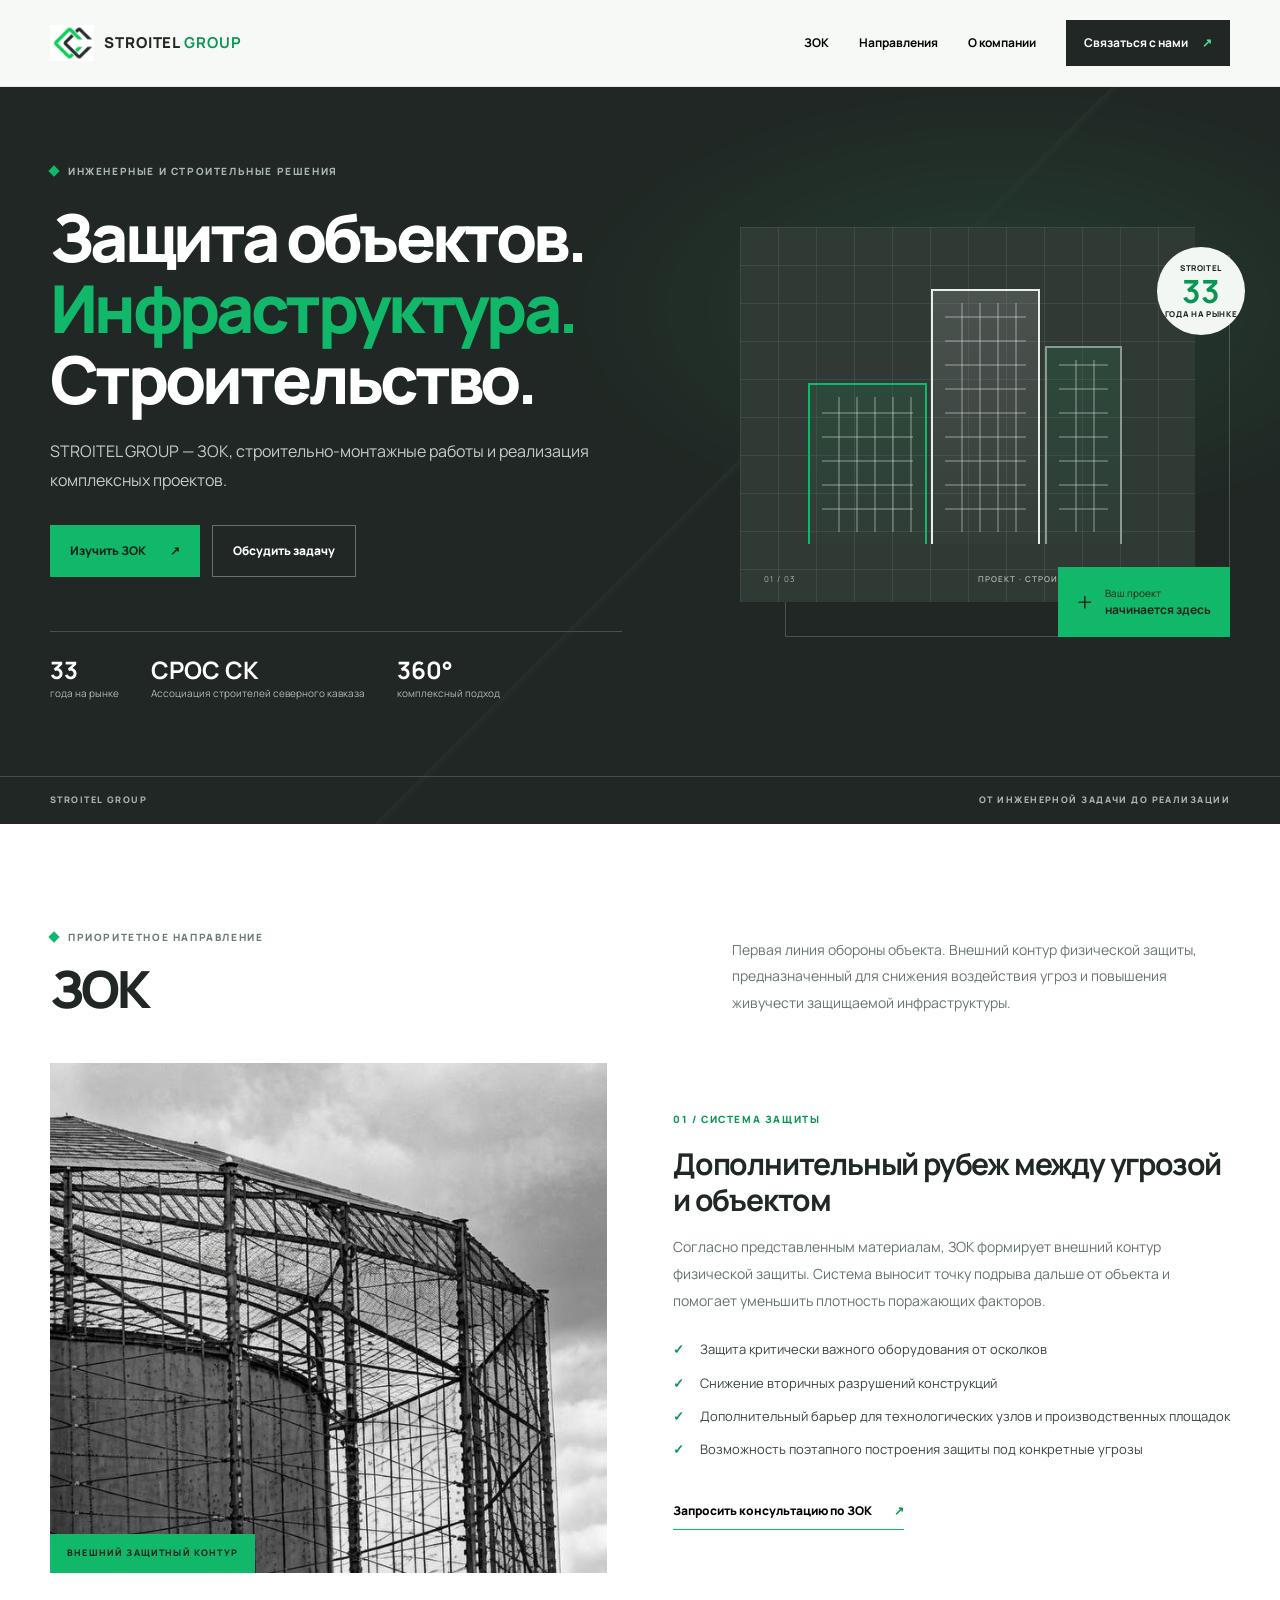
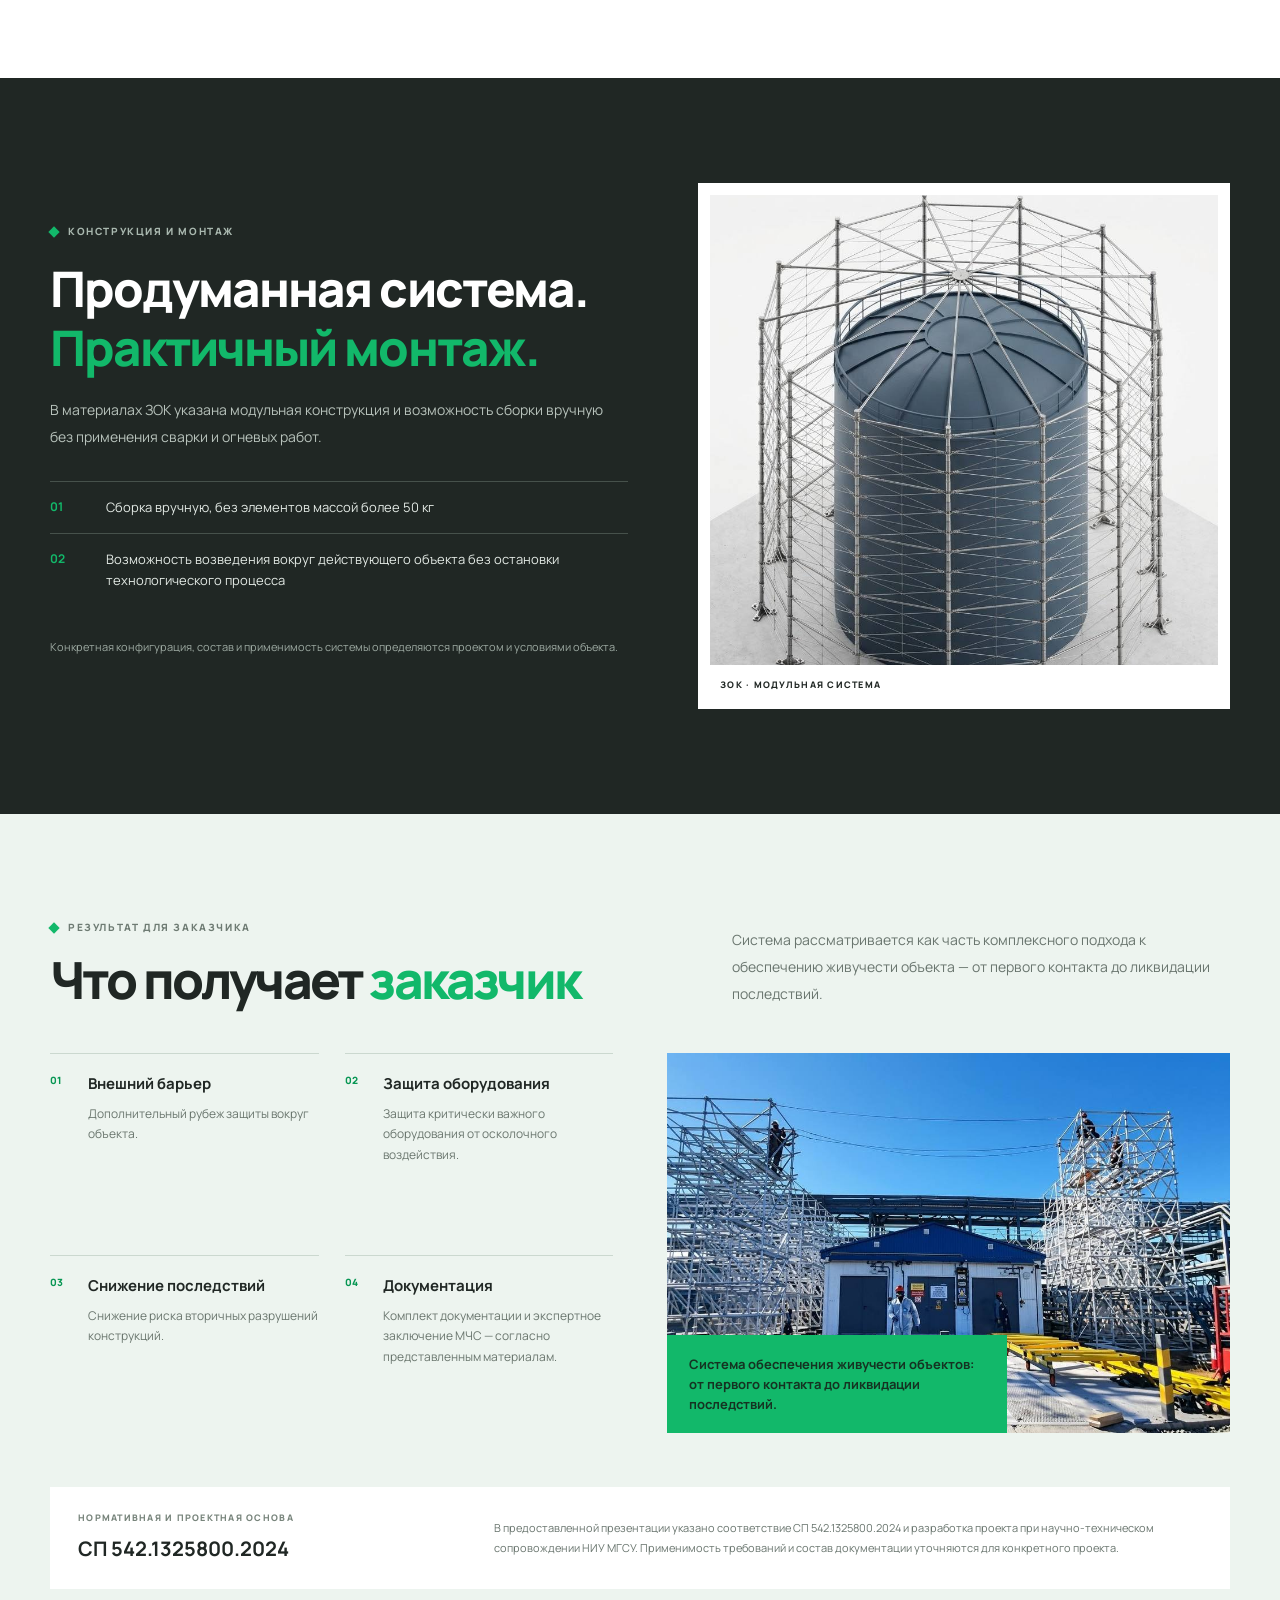
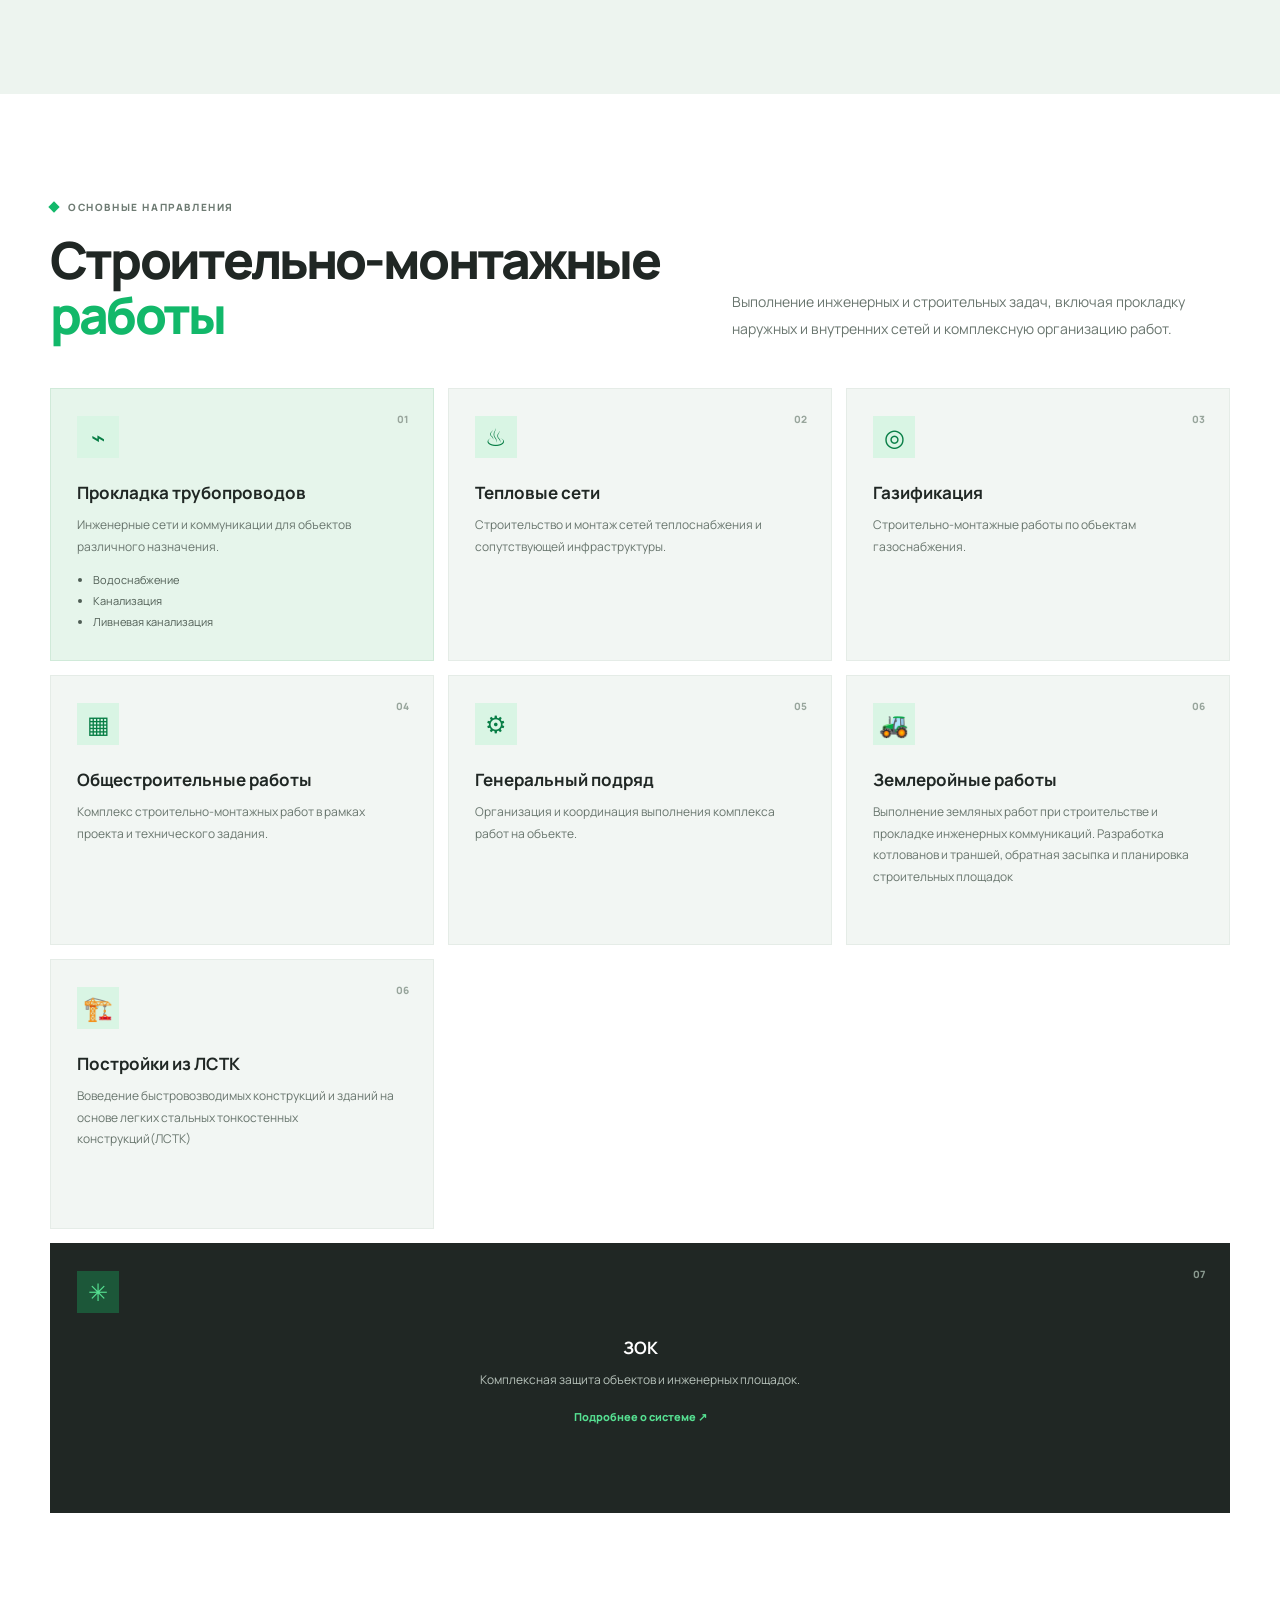
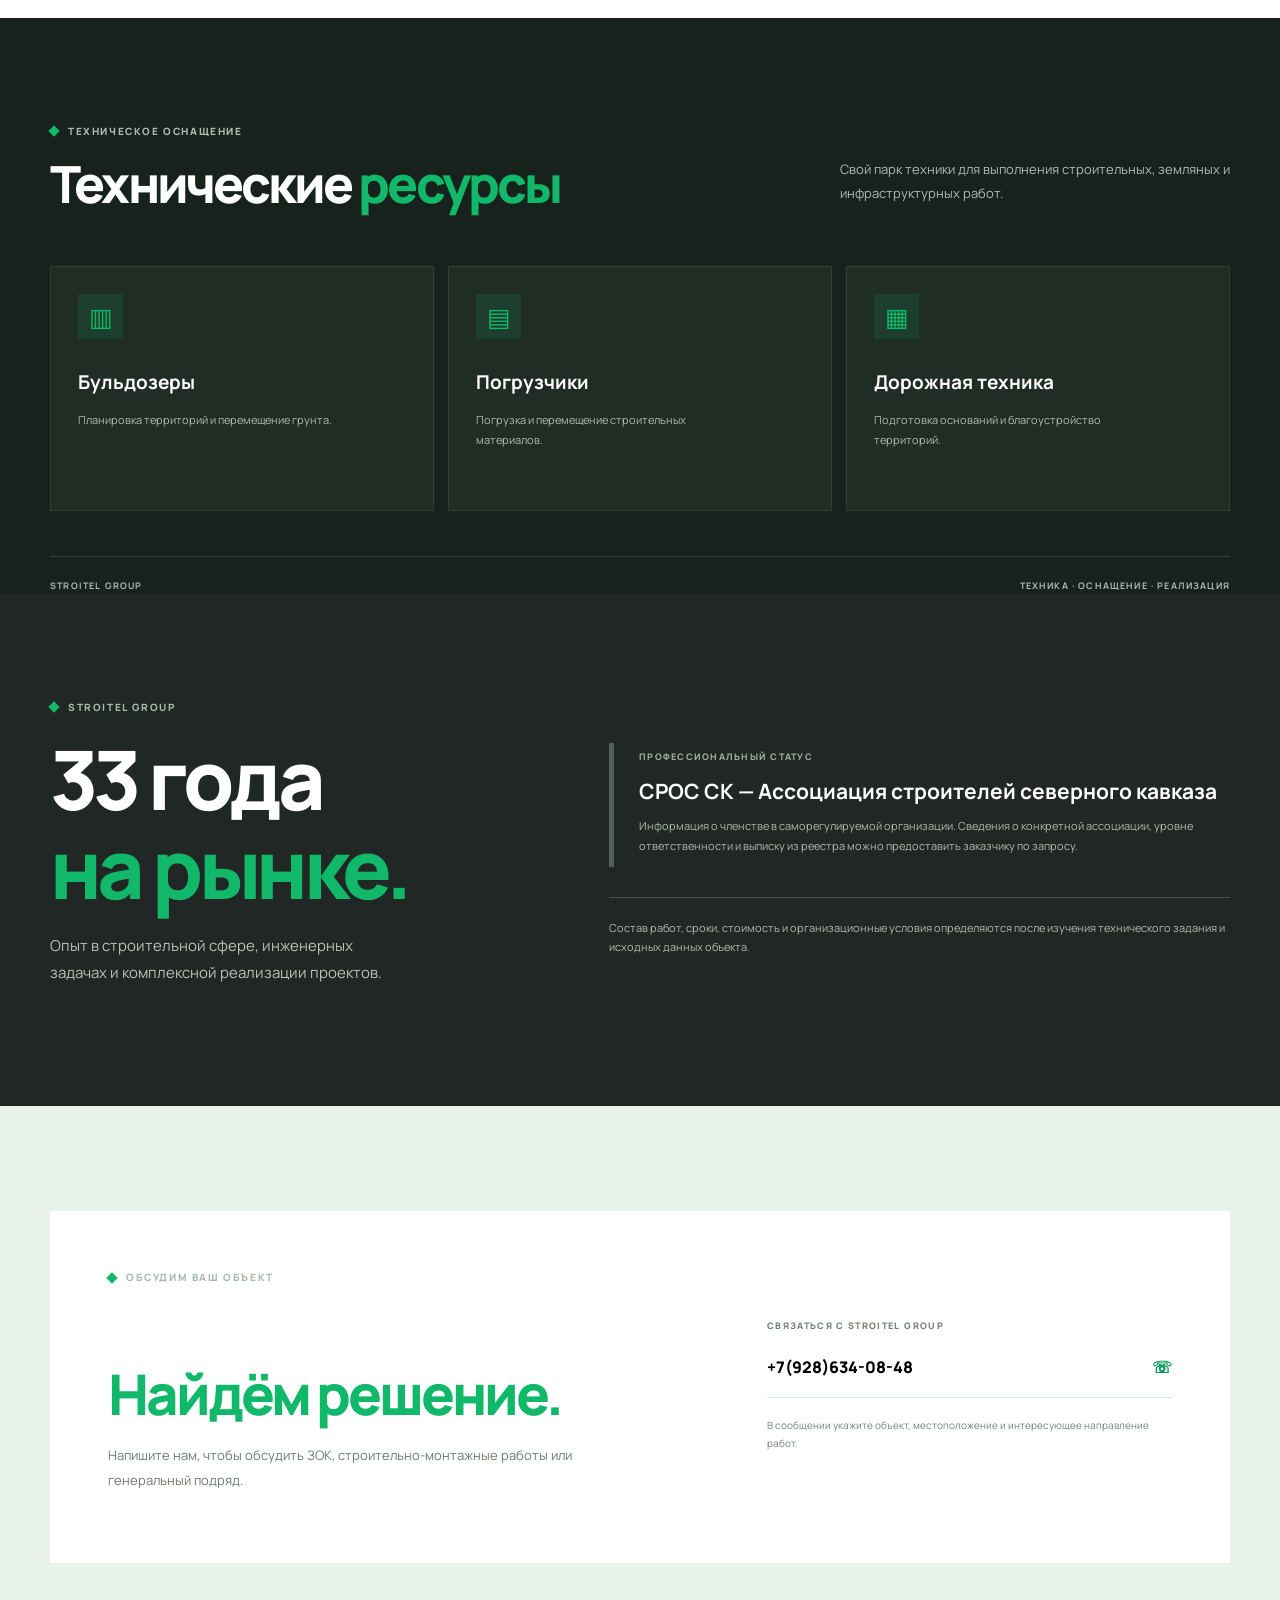
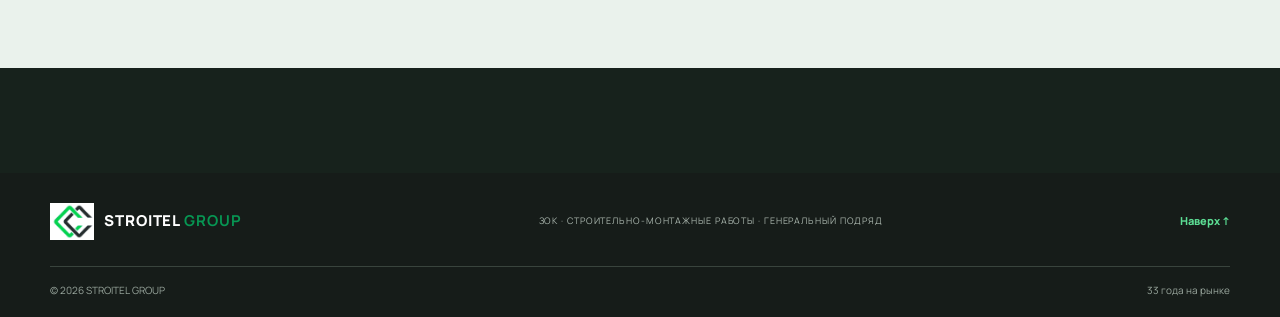
<file: index.html>
<!DOCTYPE html>
<html lang="ru">
<head>
    <meta charset="UTF-8">
    <meta name="viewport" content="width=device-width, initial-scale=1">
    <meta name="description" content="STROITEL GROUP — ЗОК, строительно-монтажные работы, инженерные сети и генеральный подряд. 33 года на рынке.">
    <meta name="theme-color" content="#202724">
    <title>STROITEL GROUP — ЗОК и строительство</title>
    <link rel="preconnect" href="https://fonts.googleapis.com">
    <link rel="preconnect" href="https://fonts.gstatic.com" crossorigin>
    <link href="https://fonts.googleapis.com/css2?family=Manrope:wght@400;500;600;700;800&display=swap" rel="stylesheet">
    <link rel="stylesheet" href="assets/css/style.css">
</head>
<body id="top">
    <header class="header">
        <div class="container header__inner">
            <a class="brand" href="#top" aria-label="STROITEL GROUP — на главную">
                <img src="assets/images/logo-icon.png" alt="" class="brand__mark">
                <span class="brand__name">STROITEL <b>GROUP</b></span>
            </a>
            <button class="menu-toggle" type="button" aria-label="Открыть меню" aria-expanded="false">
                <span></span><span></span><span></span>
            </button>
            <nav class="nav" aria-label="Основная навигация">
                <a href="#sphere">ЗОК</a>
                <a href="#services">Направления</a>
                <a href="#about">О компании</a>
                <a href="#contacts" class="nav__cta">Связаться с нами <span>↗</span></a>
            </nav>
        </div>
    </header>

    <main>
        <section class="hero">
            <div class="hero__texture"></div>
            <div class="container hero__inner">
                <div class="hero__content">
                    <div class="eyebrow"><i></i> ИНЖЕНЕРНЫЕ И СТРОИТЕЛЬНЫЕ РЕШЕНИЯ</div>
                    <h1>Защита объектов.<br><em>Инфраструктура.</em><br>Строительство.</h1>
                    <p class="hero__lead">STROITEL GROUP — ЗОК, строительно-монтажные работы и реализация комплексных проектов.</p>
                    <div class="hero__actions">
                        <a class="button button--green" href="#sphere">Изучить ЗОК <span>↗</span></a>
                        <a class="button button--outline" href="#contacts">Обсудить задачу</a>
                    </div>
                    <div class="hero__facts">
                        <div><strong>33</strong><span>года на рынке</span></div>
                        <div><strong>СРОС СК</strong><span>Ассоциация строителей северного кавказа</span></div>
                        <div><strong>360°</strong><span>комплексный подход</span></div>
                    </div>
                </div>
                <div class="hero__visual" aria-label="Архитектурная графика">
                    <div class="visual-card visual-card--back"></div>
                    <div class="visual-card visual-card--main">
                        <div class="visual-grid"></div>
                        <div class="building building--one"></div>
                        <div class="building building--two"></div>
                        <div class="building building--three"></div>
                        <div class="visual-caption"><span>01 / 03</span><b>ПРОЕКТ · СТРОИТЕЛЬСТВО · РЕЗУЛЬТАТ</b></div>
                    </div>
                    <div class="visual-tag"><span class="tag-mark">+</span><span>Ваш проект<br><b>начинается здесь</b></span></div>
                    <div class="hero__stamp">
                        <span>STROITEL</span>
                            <b>33</b>
                        <span>ГОДА НА РЫНКЕ</span>
                    </div>
                </div>
            </div>
            <div class="hero__bottom"><div class="container"><span>STROITEL GROUP</span><span>ОТ ИНЖЕНЕРНОЙ ЗАДАЧИ ДО РЕАЛИЗАЦИИ</span></div></div>
        </section>

        <section class="focus section" id="sphere">
            <div class="container">
                <div class="section-top">
                    <div><span class="eyebrow eyebrow--dark"><i></i> ПРИОРИТЕТНОЕ НАПРАВЛЕНИЕ</span><h2>ЗОК</h2></div>
                    <p class="section-intro">Первая линия обороны объекта. Внешний контур физической защиты, предназначенный для снижения воздействия угроз и повышения живучести защищаемой инфраструктуры.</p>
                </div>
                <div class="focus-grid">
                    <div class="focus-image">
                        <img src="assets/images/zok-protection.jpg" alt="Защитный контур вокруг промышленного объекта">
                        <span class="image-caption">ВНЕШНИЙ ЗАЩИТНЫЙ КОНТУР</span>
                    </div>
                    <div class="focus-copy">
                        <span class="number-label">01 / СИСТЕМА ЗАЩИТЫ</span>
                        <h3>Дополнительный рубеж между угрозой и объектом</h3>
                        <p>Согласно представленным материалам, ЗОК формирует внешний контур физической защиты. Система выносит точку подрыва дальше от объекта и помогает уменьшить плотность поражающих факторов.</p>
                        <ul class="check-list">
                            <li>Защита критически важного оборудования от осколков</li>
                            <li>Снижение вторичных разрушений конструкций</li>
                            <li>Дополнительный барьер для технологических узлов и производственных площадок</li>
                            <li>Возможность поэтапного построения защиты под конкретные угрозы</li>
                        </ul>
                        <a class="text-link" href="#contacts">Запросить консультацию по ЗОК <span>↗</span></a>
                    </div>
                </div>
            </div>
        </section>

        <section class="system section">
            <div class="container system-grid">
                <div class="system-copy">
                    <span class="eyebrow"><i></i> КОНСТРУКЦИЯ И МОНТАЖ</span>
                    <h2>Продуманная система.<br><em>Практичный монтаж.</em></h2>
                    <p>В материалах ЗОК указана модульная конструкция и возможность сборки вручную без применения сварки и огневых работ.</p>
                    <div class="system-points">
                        <div><b>01</b><span>Сборка вручную, без элементов массой более 50 кг</span></div>
                        <div><b>02</b><span>Возможность возведения вокруг действующего объекта без остановки технологического процесса</span></div>
                    </div>
                    <p class="small-note">Конкретная конфигурация, состав и применимость системы определяются проектом и условиями объекта.</p>
                </div>
                <figure class="system-image">
                    <img src="assets/images/zok-system.jpg" alt="Схема модульной конструкции ЗОК из презентационных материалов">
                    <figcaption>ЗОК · МОДУЛЬНАЯ СИСТЕМА</figcaption>
                </figure>
            </div>
        </section>

        <section class="benefits section">
            <div class="container">
                <div class="section-top">
                    <div><span class="eyebrow eyebrow--dark"><i></i> РЕЗУЛЬТАТ ДЛЯ ЗАКАЗЧИКА</span><h2>Что получает <em>заказчик</em></h2></div>
                    <p class="section-intro">Система рассматривается как часть комплексного подхода к обеспечению живучести объекта — от первого контакта до ликвидации последствий.</p>
                </div>
                <div class="benefits-grid">
                    <div class="benefits-list">
                        <article><span>01</span><div><h3>Внешний барьер</h3><p>Дополнительный рубеж защиты вокруг объекта.</p></div></article>
                        <article><span>02</span><div><h3>Защита оборудования</h3><p>Защита критически важного оборудования от осколочного воздействия.</p></div></article>
                        <article><span>03</span><div><h3>Снижение последствий</h3><p>Снижение риска вторичных разрушений конструкций.</p></div></article>
                        <article><span>04</span><div><h3>Документация</h3><p>Комплект документации и экспертное заключение МЧС — согласно представленным материалам.</p></div></article>
                    </div>
                    <div class="benefits-photo">
                        <img src="assets/images/zok-benefits.jpg" alt="Фото объекта и монтажных конструкций из материалов о ЗОК">
                        <div class="green-note">Система обеспечения живучести объектов: от первого контакта до ликвидации последствий.</div>
                    </div>
                </div>
                <div class="standards">
                    <div><span>НОРМАТИВНАЯ И ПРОЕКТНАЯ ОСНОВА</span><b>СП 542.1325800.2024</b></div>
                    <p>В предоставленной презентации указано соответствие СП 542.1325800.2024 и разработка проекта при научно-техническом сопровождении НИУ МГСУ. Применимость требований и состав документации уточняются для конкретного проекта.</p>
                </div>
            </div>
        </section>

        <section class="services section" id="services">
            <div class="container">
                <div class="section-top">
                    <div><span class="eyebrow eyebrow--dark"><i></i> ОСНОВНЫЕ НАПРАВЛЕНИЯ</span><h2>Строительно-монтажные <em>работы</em></h2></div>
                    <p class="section-intro">Выполнение инженерных и строительных задач, включая прокладку наружных и внутренних сетей и комплексную организацию работ.</p>
                </div>
                <div class="service-grid">
                    <article class="service-card service-card--featured">
                        <span class="service-number">01</span><div class="service-icon">⌁</div>
                        <h3>Прокладка трубопроводов</h3>
                        <p>Инженерные сети и коммуникации для объектов различного назначения.</p>
                        <ul><li>Водоснабжение</li><li>Канализация</li><li>Ливневая канализация</li></ul>
                    </article>
                    <article class="service-card">
                        <span class="service-number">02</span><div class="service-icon">♨</div>
                        <h3>Тепловые сети</h3>
                        <p>Строительство и монтаж сетей теплоснабжения и сопутствующей инфраструктуры.</p>
                    </article>
                    <article class="service-card">
                        <span class="service-number">03</span><div class="service-icon">◎</div>
                        <h3>Газификация</h3>
                        <p>Строительно-монтажные работы по объектам газоснабжения.</p>
                    </article>
                    <article class="service-card">
                        <span class="service-number">04</span><div class="service-icon">▦</div>
                        <h3>Общестроительные работы</h3>
                        <p>Комплекс строительно-монтажных работ в рамках проекта и технического задания.</p>
                    </article>
                    <article class="service-card">
                        <span class="service-number">05</span><div class="service-icon">⚙</div>
                        <h3>Генеральный подряд</h3>
                        <p>Организация и координация выполнения комплекса работ на объекте.</p>
                    </article>
                    <article class="service-card">
                        <span class="service-number">06</span><div class="service-icon">🚜</div>
                        <h3>Землеройные работы</h3>
                        <p>Выполнение земляных работ при строительстве и прокладке инженерных коммуникаций. Разработка котлованов и траншей, обратная засыпка и планировка строительных площадок</p>
                    </article>
                    <article class="service-card">
                        <span class="service-number">06</span><div class="service-icon">🏗️</div>
                        <h3>Постройки из ЛСТК</h3>
                        <p>Воведение быстровозводимых конструкций и зданий на основе легких стальных тонкостенных конструкций(ЛСТК)</p>
                    </article>
                    <article class="service-card service-card--dark">
                        <span class="service-number">07</span><div class="service-icon">✳</div>
                        <h3>ЗОК</h3>
                        <p>Комплексная защита объектов и инженерных площадок.</p>
                        <a href="#sphere">Подробнее о системе ↗</a>
                    </article>
                </div>
            </div>
        </section>
        <section class="equipment section" id="equipment">
    <div class="container">
        <div class="equipment-heading">
        <div>
            <span class="eyebrow">
                <i></i> ТЕХНИЧЕСКОЕ ОСНАЩЕНИЕ
            </span>
            <h2>Технические <em>ресурсы</em></h2>
        </div>

        <p>
            Свой парк техники для выполнения строительных,
            земляных и инфраструктурных работ.
        </p>
    </div>

    <div class="equipment-grid">

        <article class="equipment-card">
            <span class="equipment-number"></span>
            <div class="equipment-icon">▥</div>
            <h3>Бульдозеры</h3>
            <p>Планировка территорий и перемещение грунта.</p>
            <span class="equipment-arrow">↗</span>
        </article>

        

        <article class="equipment-card">
            <span class="equipment-number"></span>
            <div class="equipment-icon">▤</div>
            <h3>Погрузчики</h3>
            <p>Погрузка и перемещение строительных материалов.</p>
            <span class="equipment-arrow">↗</span>
        </article>
        <article class="equipment-card">
            <span class="equipment-number"></span>
            <div class="equipment-icon">▦</div>
            <h3>Дорожная техника</h3>
            <p>Подготовка оснований и благоустройство территорий.</p>
            <span class="equipment-arrow">↗</span>
        </article>

    </div>

    <div class="equipment-footer">
        <span>STROITEL GROUP</span>
        <span>ТЕХНИКА · ОСНАЩЕНИЕ · РЕАЛИЗАЦИЯ</span>
    </div>

</div>
        
        <section class="about section" id="about">
            <div class="container about-grid">
                <div>
                    <span class="eyebrow"><i></i> STROITEL GROUP</span>
                    <h2>33 года<br><em>на рынке.</em></h2>
                    <p class="about-lead">Опыт в строительной сфере, инженерных задачах и комплексной реализации проектов.</p>
                </div>
                <div class="about-details">
                    
                    <div class="sro-block"><span>ПРОФЕССИОНАЛЬНЫЙ СТАТУС</span><h3>СРОС СК — Ассоциация строителей северного кавказа</h3><p>Информация о членстве в саморегулируемой организации. Сведения о конкретной ассоциации, уровне ответственности и выписку из реестра можно предоставить заказчику по запросу.</p></div>
                    <p class="about-footnote">Состав работ, сроки, стоимость и организационные условия определяются после изучения технического задания и исходных данных объекта.</p>
                </div>  
            </div>
        </section>

        <section class="contact section" id="contacts">
            <div class="container contact-panel">
                <div>
                    <span class="eyebrow"><i></i> ОБСУДИМ ВАШ ОБЪЕКТ</span>
                    <h2>Есть задача?<br><em>Найдём решение.</em></h2>
                    <p>Напишите нам, чтобы обсудить ЗОК, строительно-монтажные работы или генеральный подряд.</p>
                </div>
                <div class="contact-links">
                    <span class="contact-label">СВЯЗАТЬСЯ С STROITEL GROUP</span>
                    <a href="tel:+79286340848">+7(928)634-08-48 <b>☏</b></a>
                    <p>В сообщении укажите объект, местоположение и интересующее направление работ.</p>
                </div>
            </div>
        </section>
    </main>

    <footer class="footer">
        <div class="container footer-main">
            <a class="brand brand--footer" href="#top"><img src="assets/images/logo-icon.png" alt="" class="brand__mark"><span class="brand__name">STROITEL <b>GROUP</b></span></a>
            <span class="footer-descriptor">ЗОК · СТРОИТЕЛЬНО-МОНТАЖНЫЕ РАБОТЫ · ГЕНЕРАЛЬНЫЙ ПОДРЯД</span>
            <a class="back-top" href="#top">Наверх ↑</a>
        </div>
        <div class="container footer-bottom"><span>© <span id="year"></span> STROITEL GROUP</span><span>33 года на рынке</span></div>
    </footer>

    <script>
        const menuButton = document.querySelector('.menu-toggle');
        const navigation = document.querySelector('.nav');
        if (menuButton && navigation) {
            menuButton.addEventListener('click', () => {
                const opened = menuButton.getAttribute('aria-expanded') === 'true';
                menuButton.setAttribute('aria-expanded', String(!opened));
                navigation.classList.toggle('nav--open', !opened);
            });
            navigation.querySelectorAll('a').forEach(link => link.addEventListener('click', () => {
                navigation.classList.remove('nav--open');
                menuButton.setAttribute('aria-expanded', 'false');
            }));
        }
        const year = document.getElementById('year');
        if (year) year.textContent = new Date().getFullYear();
    </script>
</body>
</html>
</file>
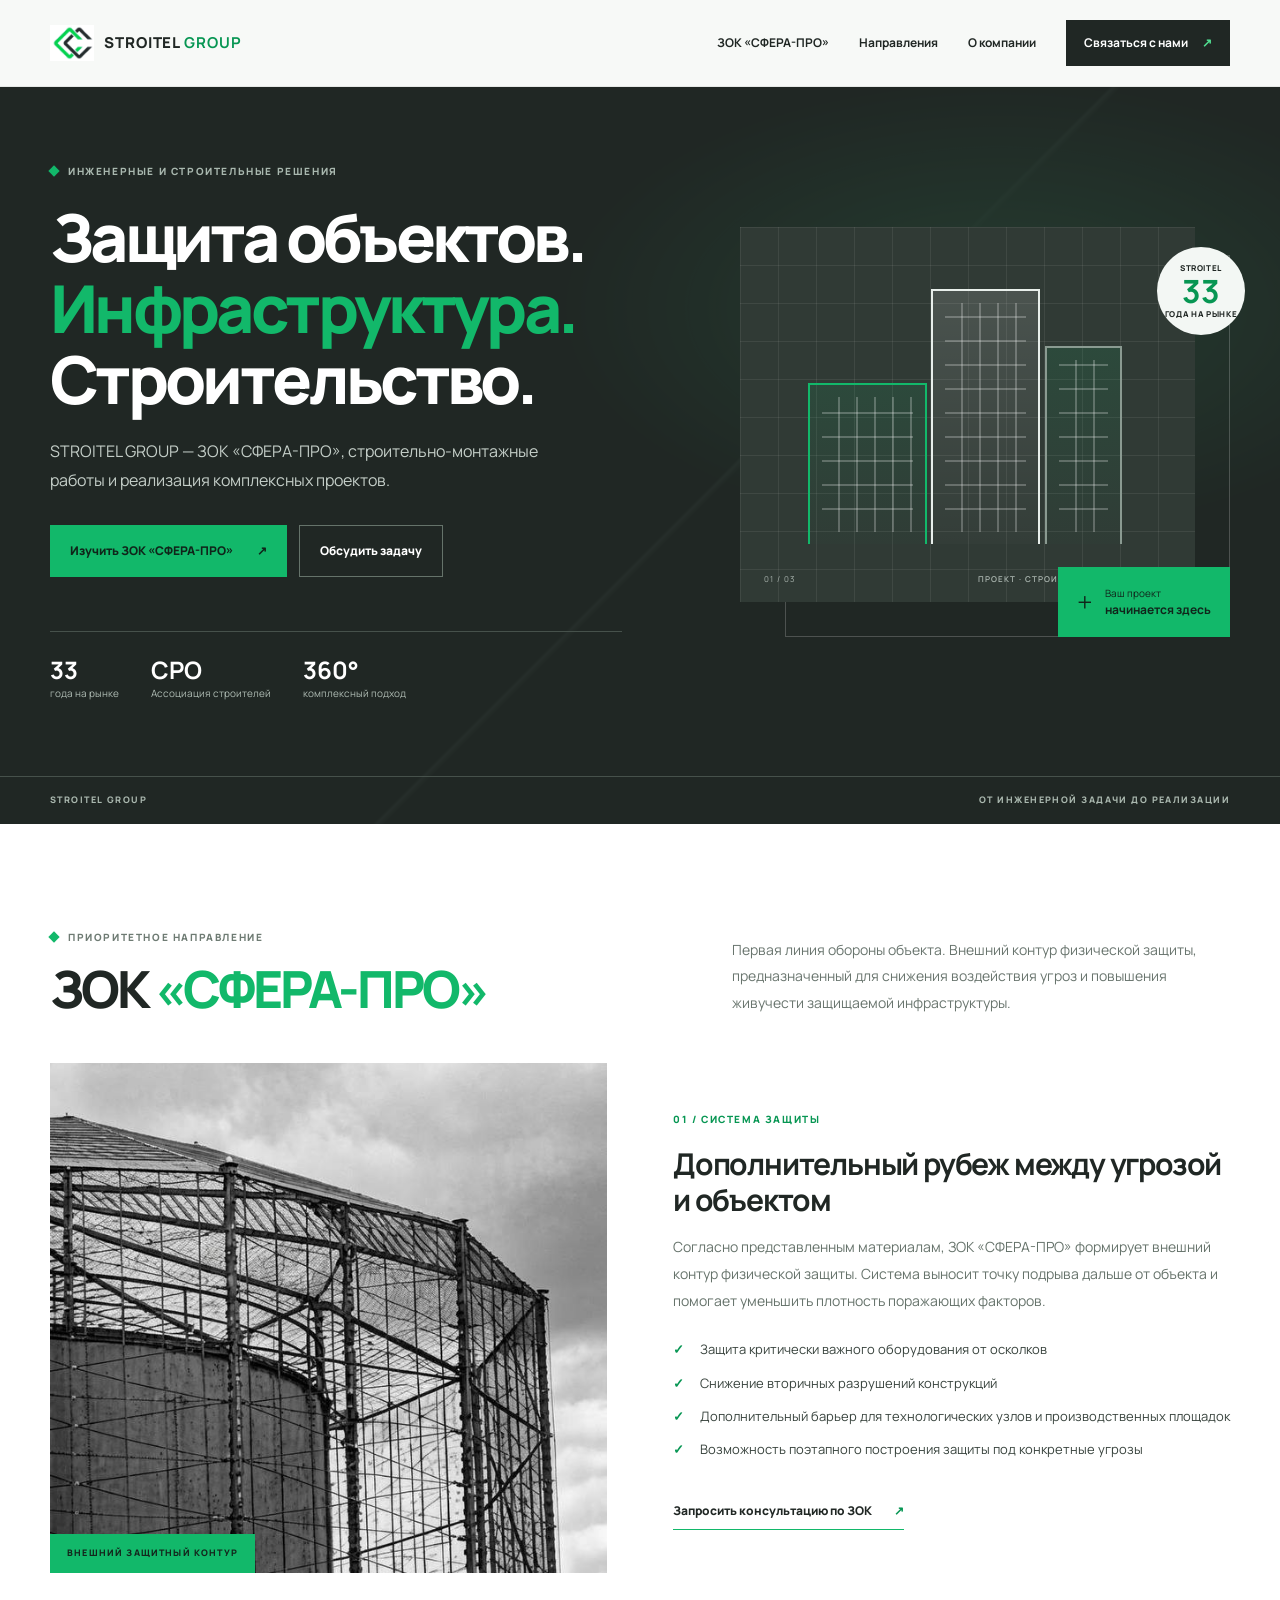
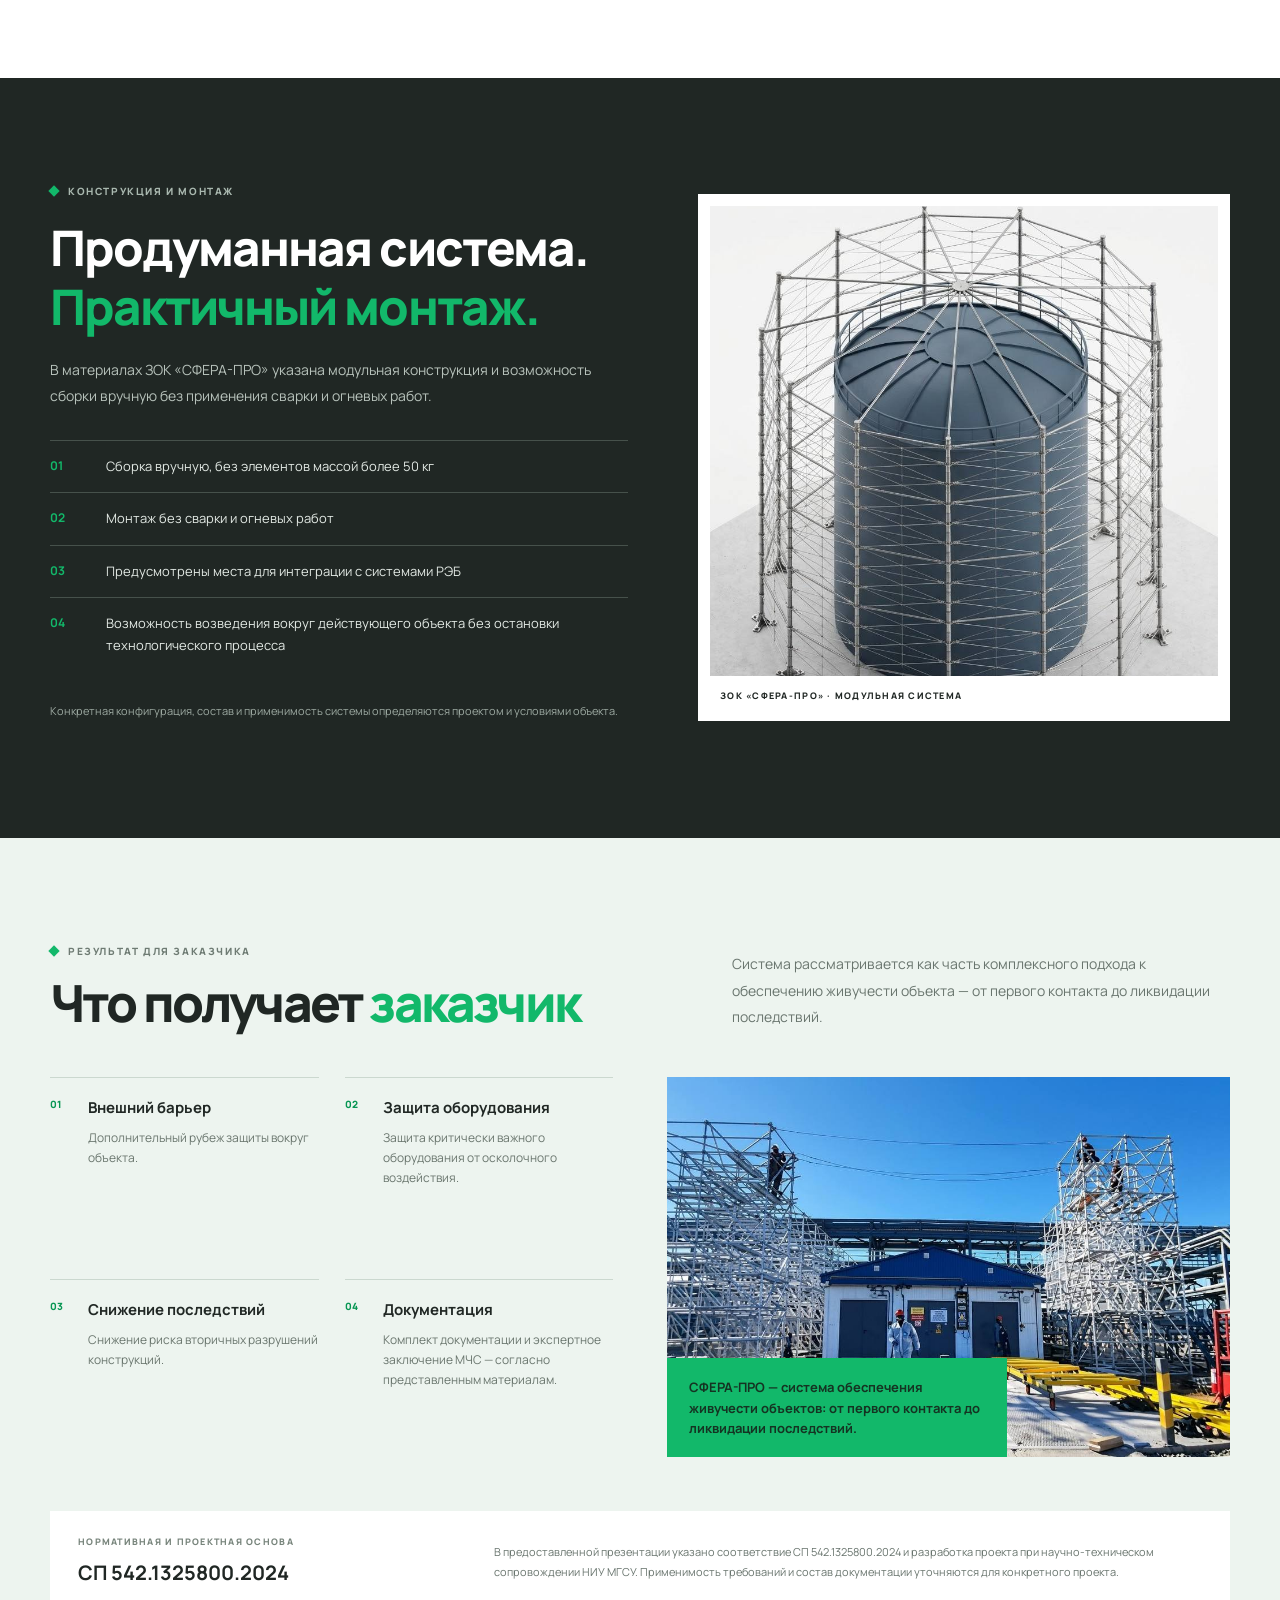
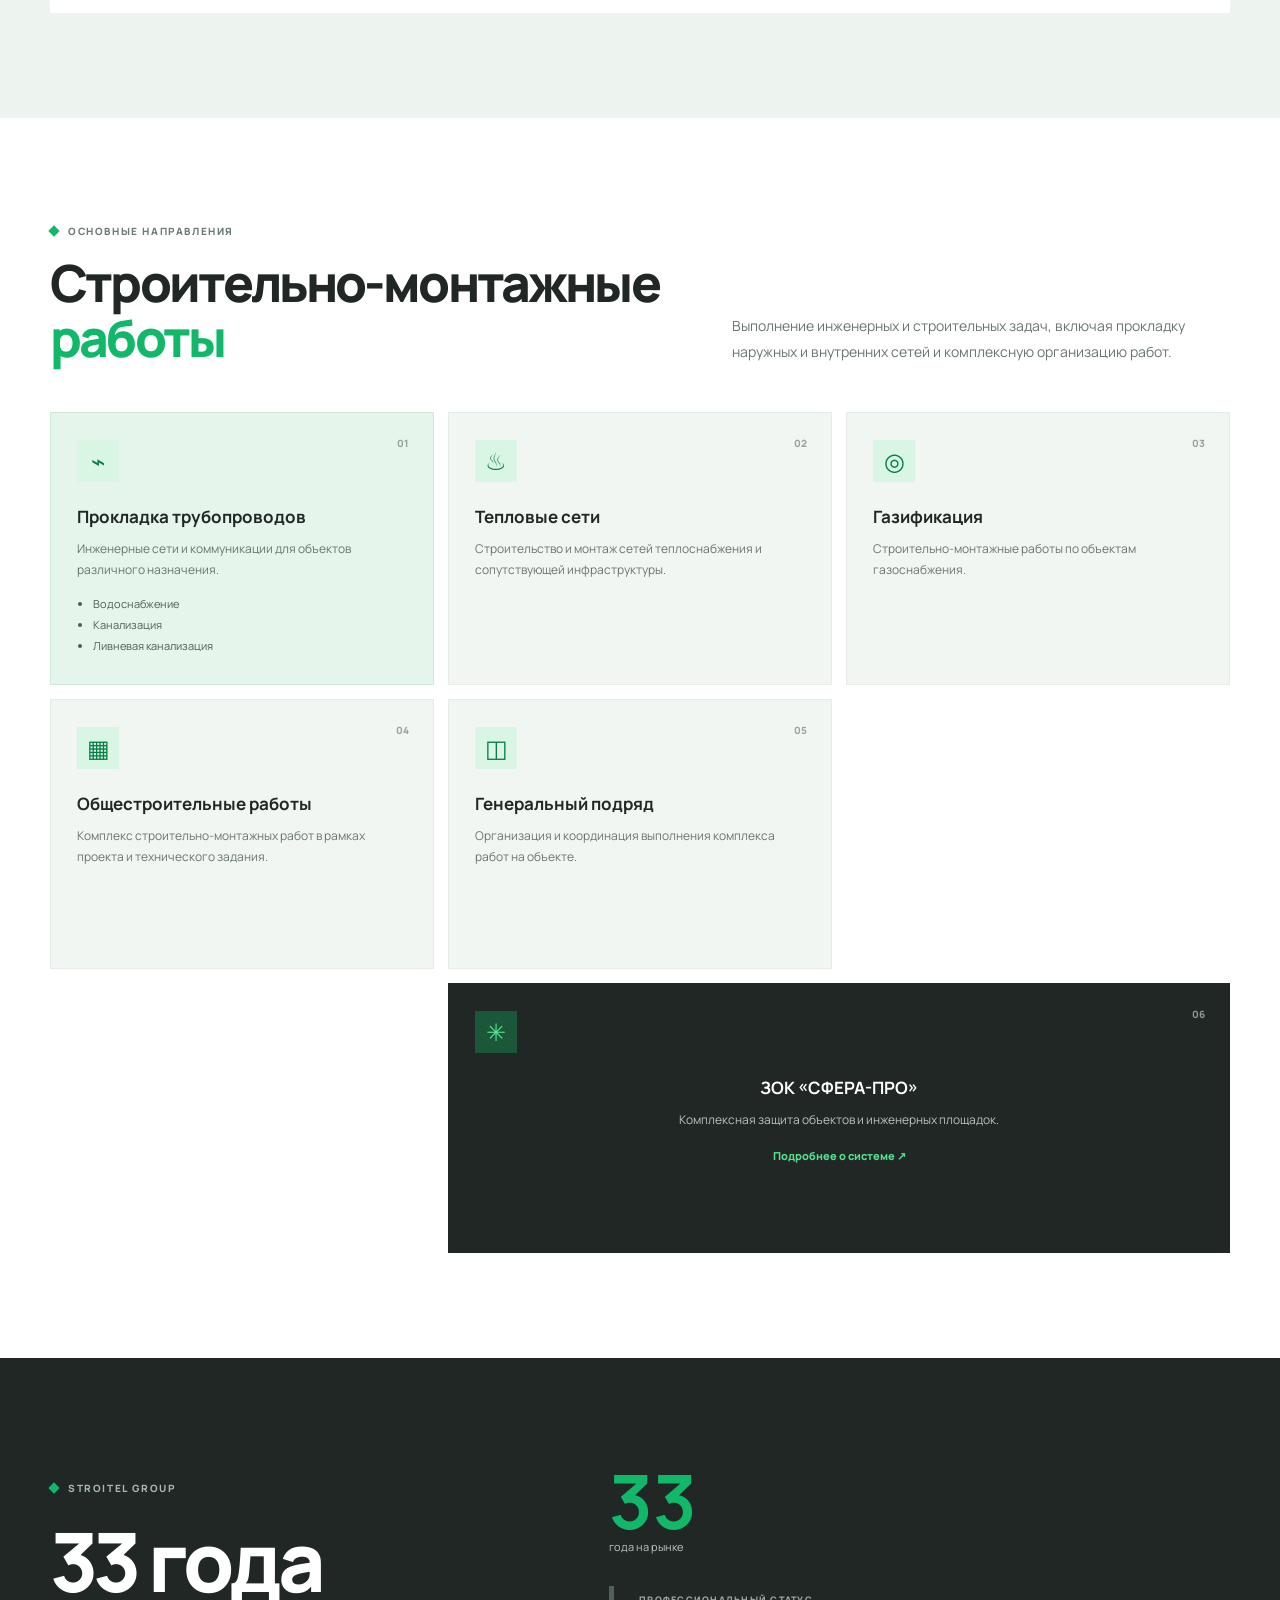
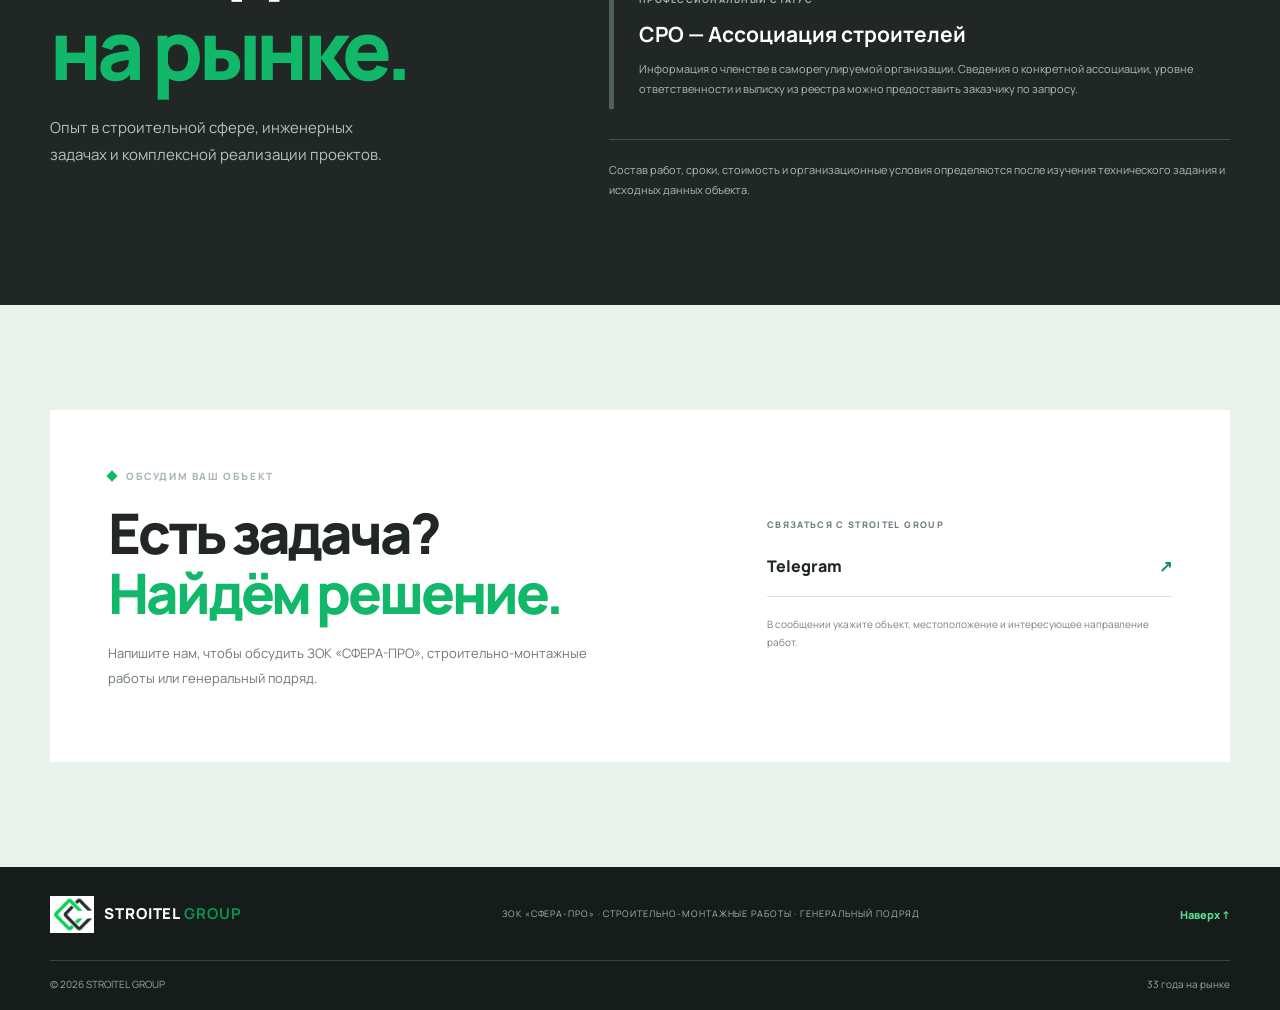
<file: STROITEL_GROUP_updated_buildings (1)/index.html>
<!DOCTYPE html>
<html lang="ru">
<head>
    <meta charset="UTF-8">
    <meta name="viewport" content="width=device-width, initial-scale=1">
    <meta name="description" content="STROITEL GROUP — ЗОК «СФЕРА-ПРО», строительно-монтажные работы, инженерные сети и генеральный подряд. 33 года на рынке.">
    <meta name="theme-color" content="#202724">
    <title>STROITEL GROUP — ЗОК «СФЕРА-ПРО» и строительство</title>
    <link rel="preconnect" href="https://fonts.googleapis.com">
    <link rel="preconnect" href="https://fonts.gstatic.com" crossorigin>
    <link href="https://fonts.googleapis.com/css2?family=Manrope:wght@400;500;600;700;800&display=swap" rel="stylesheet">
    <link rel="stylesheet" href="assets/css/style.css">
</head>
<body id="top">
    <header class="header">
        <div class="container header__inner">
            <a class="brand" href="#top" aria-label="STROITEL GROUP — на главную">
                <img src="assets/images/logo-icon.png" alt="" class="brand__mark">
                <span class="brand__name">STROITEL <b>GROUP</b></span>
            </a>
            <button class="menu-toggle" type="button" aria-label="Открыть меню" aria-expanded="false">
                <span></span><span></span><span></span>
            </button>
            <nav class="nav" aria-label="Основная навигация">
                <a href="#sphere">ЗОК «СФЕРА-ПРО»</a>
                <a href="#services">Направления</a>
                <a href="#about">О компании</a>
                <a href="#contacts" class="nav__cta">Связаться с нами <span>↗</span></a>
            </nav>
        </div>
    </header>

    <main>
        <section class="hero">
            <div class="hero__texture"></div>
            <div class="container hero__inner">
                <div class="hero__content">
                    <div class="eyebrow"><i></i> ИНЖЕНЕРНЫЕ И СТРОИТЕЛЬНЫЕ РЕШЕНИЯ</div>
                    <h1>Защита объектов.<br><em>Инфраструктура.</em><br>Строительство.</h1>
                    <p class="hero__lead">STROITEL GROUP — ЗОК «СФЕРА-ПРО», строительно-монтажные работы и реализация комплексных проектов.</p>
                    <div class="hero__actions">
                        <a class="button button--green" href="#sphere">Изучить ЗОК «СФЕРА-ПРО» <span>↗</span></a>
                        <a class="button button--outline" href="#contacts">Обсудить задачу</a>
                    </div>
                    <div class="hero__facts">
                        <div><strong>33</strong><span>года на рынке</span></div>
                        <div><strong>СРО</strong><span>Ассоциация строителей</span></div>
                        <div><strong>360°</strong><span>комплексный подход</span></div>
                    </div>
                </div>
                <div class="hero__visual" aria-label="Архитектурная графика">
                    <div class="visual-card visual-card--back"></div>
                    <div class="visual-card visual-card--main">
                        <div class="visual-grid"></div>
                        <div class="building building--one"></div>
                        <div class="building building--two"></div>
                        <div class="building building--three"></div>
                        <div class="visual-caption"><span>01 / 03</span><b>ПРОЕКТ · СТРОИТЕЛЬСТВО · РЕЗУЛЬТАТ</b></div>
                    </div>
                    <div class="visual-tag"><span class="tag-mark">+</span><span>Ваш проект<br><b>начинается здесь</b></span></div>
                    <div class="hero__stamp">
                        <span>STROITEL</span>
                            <b>33</b>
                        <span>ГОДА НА РЫНКЕ</span>
                    </div>
                </div>
            </div>
            <div class="hero__bottom"><div class="container"><span>STROITEL GROUP</span><span>ОТ ИНЖЕНЕРНОЙ ЗАДАЧИ ДО РЕАЛИЗАЦИИ</span></div></div>
        </section>

        <section class="focus section" id="sphere">
            <div class="container">
                <div class="section-top">
                    <div><span class="eyebrow eyebrow--dark"><i></i> ПРИОРИТЕТНОЕ НАПРАВЛЕНИЕ</span><h2>ЗОК <em>«СФЕРА-ПРО»</em></h2></div>
                    <p class="section-intro">Первая линия обороны объекта. Внешний контур физической защиты, предназначенный для снижения воздействия угроз и повышения живучести защищаемой инфраструктуры.</p>
                </div>
                <div class="focus-grid">
                    <div class="focus-image">
                        <img src="assets/images/zok-protection.jpg" alt="Защитный контур вокруг промышленного объекта">
                        <span class="image-caption">ВНЕШНИЙ ЗАЩИТНЫЙ КОНТУР</span>
                    </div>
                    <div class="focus-copy">
                        <span class="number-label">01 / СИСТЕМА ЗАЩИТЫ</span>
                        <h3>Дополнительный рубеж между угрозой и объектом</h3>
                        <p>Согласно представленным материалам, ЗОК «СФЕРА-ПРО» формирует внешний контур физической защиты. Система выносит точку подрыва дальше от объекта и помогает уменьшить плотность поражающих факторов.</p>
                        <ul class="check-list">
                            <li>Защита критически важного оборудования от осколков</li>
                            <li>Снижение вторичных разрушений конструкций</li>
                            <li>Дополнительный барьер для технологических узлов и производственных площадок</li>
                            <li>Возможность поэтапного построения защиты под конкретные угрозы</li>
                        </ul>
                        <a class="text-link" href="#contacts">Запросить консультацию по ЗОК <span>↗</span></a>
                    </div>
                </div>
            </div>
        </section>

        <section class="system section">
            <div class="container system-grid">
                <div class="system-copy">
                    <span class="eyebrow"><i></i> КОНСТРУКЦИЯ И МОНТАЖ</span>
                    <h2>Продуманная система.<br><em>Практичный монтаж.</em></h2>
                    <p>В материалах ЗОК «СФЕРА-ПРО» указана модульная конструкция и возможность сборки вручную без применения сварки и огневых работ.</p>
                    <div class="system-points">
                        <div><b>01</b><span>Сборка вручную, без элементов массой более 50 кг</span></div>
                        <div><b>02</b><span>Монтаж без сварки и огневых работ</span></div>
                        <div><b>03</b><span>Предусмотрены места для интеграции с системами РЭБ</span></div>
                        <div><b>04</b><span>Возможность возведения вокруг действующего объекта без остановки технологического процесса</span></div>
                    </div>
                    <p class="small-note">Конкретная конфигурация, состав и применимость системы определяются проектом и условиями объекта.</p>
                </div>
                <figure class="system-image">
                    <img src="assets/images/zok-system.jpg" alt="Схема модульной конструкции ЗОК «СФЕРА-ПРО» из презентационных материалов">
                    <figcaption>ЗОК «СФЕРА-ПРО» · МОДУЛЬНАЯ СИСТЕМА</figcaption>
                </figure>
            </div>
        </section>

        <section class="benefits section">
            <div class="container">
                <div class="section-top">
                    <div><span class="eyebrow eyebrow--dark"><i></i> РЕЗУЛЬТАТ ДЛЯ ЗАКАЗЧИКА</span><h2>Что получает <em>заказчик</em></h2></div>
                    <p class="section-intro">Система рассматривается как часть комплексного подхода к обеспечению живучести объекта — от первого контакта до ликвидации последствий.</p>
                </div>
                <div class="benefits-grid">
                    <div class="benefits-list">
                        <article><span>01</span><div><h3>Внешний барьер</h3><p>Дополнительный рубеж защиты вокруг объекта.</p></div></article>
                        <article><span>02</span><div><h3>Защита оборудования</h3><p>Защита критически важного оборудования от осколочного воздействия.</p></div></article>
                        <article><span>03</span><div><h3>Снижение последствий</h3><p>Снижение риска вторичных разрушений конструкций.</p></div></article>
                        <article><span>04</span><div><h3>Документация</h3><p>Комплект документации и экспертное заключение МЧС — согласно представленным материалам.</p></div></article>
                    </div>
                    <div class="benefits-photo">
                        <img src="assets/images/zok-benefits.jpg" alt="Фото объекта и монтажных конструкций из материалов о ЗОК «СФЕРА-ПРО»">
                        <div class="green-note">СФЕРА-ПРО — система обеспечения живучести объектов: от первого контакта до ликвидации последствий.</div>
                    </div>
                </div>
                <div class="standards">
                    <div><span>НОРМАТИВНАЯ И ПРОЕКТНАЯ ОСНОВА</span><b>СП 542.1325800.2024</b></div>
                    <p>В предоставленной презентации указано соответствие СП 542.1325800.2024 и разработка проекта при научно-техническом сопровождении НИУ МГСУ. Применимость требований и состав документации уточняются для конкретного проекта.</p>
                </div>
            </div>
        </section>

        <section class="services section" id="services">
            <div class="container">
                <div class="section-top">
                    <div><span class="eyebrow eyebrow--dark"><i></i> ОСНОВНЫЕ НАПРАВЛЕНИЯ</span><h2>Строительно-монтажные <em>работы</em></h2></div>
                    <p class="section-intro">Выполнение инженерных и строительных задач, включая прокладку наружных и внутренних сетей и комплексную организацию работ.</p>
                </div>
                <div class="service-grid">
                    <article class="service-card service-card--featured">
                        <span class="service-number">01</span><div class="service-icon">⌁</div>
                        <h3>Прокладка трубопроводов</h3>
                        <p>Инженерные сети и коммуникации для объектов различного назначения.</p>
                        <ul><li>Водоснабжение</li><li>Канализация</li><li>Ливневая канализация</li></ul>
                    </article>
                    <article class="service-card">
                        <span class="service-number">02</span><div class="service-icon">♨</div>
                        <h3>Тепловые сети</h3>
                        <p>Строительство и монтаж сетей теплоснабжения и сопутствующей инфраструктуры.</p>
                    </article>
                    <article class="service-card">
                        <span class="service-number">03</span><div class="service-icon">◎</div>
                        <h3>Газификация</h3>
                        <p>Строительно-монтажные работы по объектам газоснабжения.</p>
                    </article>
                    <article class="service-card">
                        <span class="service-number">04</span><div class="service-icon">▦</div>
                        <h3>Общестроительные работы</h3>
                        <p>Комплекс строительно-монтажных работ в рамках проекта и технического задания.</p>
                    </article>
                    <article class="service-card">
                        <span class="service-number">05</span><div class="service-icon">◫</div>
                        <h3>Генеральный подряд</h3>
                        <p>Организация и координация выполнения комплекса работ на объекте.</p>
                    </article>
                    <article class="service-card service-card--dark">
                        <span class="service-number">06</span><div class="service-icon">✳</div>
                        <h3>ЗОК «СФЕРА-ПРО»</h3>
                        <p>Комплексная защита объектов и инженерных площадок.</p>
                        <a href="#sphere">Подробнее о системе ↗</a>
                    </article>
                </div>
            </div>
        </section>

        <section class="about section" id="about">
            <div class="container about-grid">
                <div>
                    <span class="eyebrow"><i></i> STROITEL GROUP</span>
                    <h2>33 года<br><em>на рынке.</em></h2>
                    <p class="about-lead">Опыт в строительной сфере, инженерных задачах и комплексной реализации проектов.</p>
                </div>
                <div class="about-details">
                    <div class="about-stat"><strong>33</strong><span>года на рынке</span></div>
                    <div class="sro-block"><span>ПРОФЕССИОНАЛЬНЫЙ СТАТУС</span><h3>СРО — Ассоциация строителей</h3><p>Информация о членстве в саморегулируемой организации. Сведения о конкретной ассоциации, уровне ответственности и выписку из реестра можно предоставить заказчику по запросу.</p></div>
                    <p class="about-footnote">Состав работ, сроки, стоимость и организационные условия определяются после изучения технического задания и исходных данных объекта.</p>
                </div>
            </div>
        </section>

        <section class="contact section" id="contacts">
            <div class="container contact-panel">
                <div>
                    <span class="eyebrow"><i></i> ОБСУДИМ ВАШ ОБЪЕКТ</span>
                    <h2>Есть задача?<br><em>Найдём решение.</em></h2>
                    <p>Напишите нам, чтобы обсудить ЗОК «СФЕРА-ПРО», строительно-монтажные работы или генеральный подряд.</p>
                </div>
                <div class="contact-links">
                    <span class="contact-label">СВЯЗАТЬСЯ С STROITEL GROUP</span>
                    <a href="https://t.me/polkamolka0" target="_blank" rel="noopener noreferrer">Telegram <b>↗</b></a>
                    <p>В сообщении укажите объект, местоположение и интересующее направление работ.</p>
                </div>
            </div>
        </section>
    </main>

    <footer class="footer">
        <div class="container footer-main">
            <a class="brand brand--footer" href="#top"><img src="assets/images/logo-icon.png" alt="" class="brand__mark"><span class="brand__name">STROITEL <b>GROUP</b></span></a>
            <span class="footer-descriptor">ЗОК «СФЕРА-ПРО» · СТРОИТЕЛЬНО-МОНТАЖНЫЕ РАБОТЫ · ГЕНЕРАЛЬНЫЙ ПОДРЯД</span>
            <a class="back-top" href="#top">Наверх ↑</a>
        </div>
        <div class="container footer-bottom"><span>© <span id="year"></span> STROITEL GROUP</span><span>33 года на рынке</span></div>
    </footer>

    <script>
        const menuButton = document.querySelector('.menu-toggle');
        const navigation = document.querySelector('.nav');
        if (menuButton && navigation) {
            menuButton.addEventListener('click', () => {
                const opened = menuButton.getAttribute('aria-expanded') === 'true';
                menuButton.setAttribute('aria-expanded', String(!opened));
                navigation.classList.toggle('nav--open', !opened);
            });
            navigation.querySelectorAll('a').forEach(link => link.addEventListener('click', () => {
                navigation.classList.remove('nav--open');
                menuButton.setAttribute('aria-expanded', 'false');
            }));
        }
        const year = document.getElementById('year');
        if (year) year.textContent = new Date().getFullYear();
    </script>
</body>
</html>
</file>
<file: assets/css/style.css>
*{box-sizing:border-box}
:root{--ink:#202724;--ink-2:#303a35;--green:#12b86a;--green-dark:#079653;--pale:#edf4ef;--paper:#f7f9f7;--muted:#77817b;--line:#dce4de}
html{scroll-behavior:smooth;scroll-padding-top:88px}
body{margin:0;background:var(--paper);color:var(--ink);font-family:Manrope,Arial,sans-serif;font-size:15px;line-height:1.65}
a{color:black;text-decoration:none}
img{display:block;max-width:100%}
.container{width:min(1180px,calc(100% - 48px));margin-inline:auto}
.header{position:sticky;top:0;z-index:20;background:rgba(247,249,247,.96);backdrop-filter:blur(14px);border-bottom:1px solid rgba(32,39,36,.08)}
.header__inner{height:86px;display:flex;align-items:center;justify-content:space-between;gap:30px}
.brand{display:inline-flex;align-items:center;gap:10px;min-width:max-content}
.brand__mark{width:44px;height:40px;object-fit:contain}
.brand__name{font-size:15px;letter-spacing:.06em;font-weight:800;color:var(--ink)}
.brand__name b{color:var(--green-dark)}
.nav{display:flex;align-items:center;gap:30px;font-size:12px;font-weight:700}
.nav a{transition:color .2s}
.nav a:hover{color:var(--green-dark)}
.nav .nav__cta{padding:13px 18px;background:var(--ink);color:#fff}
.nav__cta span{color:#51df91;margin-left:12px}
.menu-toggle{display:none}
.hero{position:relative;overflow:hidden;background:var(--ink);color:#fff}
.hero__texture{position:absolute;inset:0;opacity:.12;background:radial-gradient(ellipse at 78% 30%,#49d98b 0,transparent 32%),linear-gradient(135deg,transparent 55%,#52615a 55.2%,transparent 55.6%)}
.hero__inner{position:relative;display:grid;grid-template-columns:1.02fr .98fr;align-items:center;gap:58px;padding-top:76px;padding-bottom:74px}
.eyebrow{display:flex;align-items:center;gap:10px;font-size:10px;letter-spacing:.16em;font-weight:800;color:#a9b8af}
.eyebrow i{width:8px;height:8px;background:var(--green);display:inline-block;transform:rotate(45deg)}
.eyebrow--dark{color:#6e7b73}
.hero h1,.section h2{margin:22px 0;font-size:clamp(38px,5.2vw,66px);line-height:1.08;letter-spacing:-.055em;font-weight:800}
h1 em,h2 em{font-style:normal;color:var(--green)}
.hero__lead{max-width:540px;color:#c4cec8;font-size:16px;line-height:1.8}
.hero__actions{display:flex;flex-wrap:wrap;gap:12px;margin-top:30px}
.button{display:inline-flex;align-items:center;justify-content:center;gap:24px;padding:15px 20px;font-size:12px;font-weight:800;transition:transform .2s,background .2s}
.button:hover{transform:translateY(-2px)}
.button--green{background:var(--green);color:#10251a}
.button--green:hover{background:#35d985}
.button--outline{border:1px solid #65736a;color:#fff}
.hero__facts{display:flex;gap:32px;margin-top:54px;padding-top:24px;border-top:1px solid #46514b}
.hero__facts div{display:grid;gap:1px}
.hero__facts strong{font-size:24px;line-height:1.2;color:#fff}
.hero__facts span{font-size:10px;color:#aebbb3}
.hero__visual{height:410px;position:relative;max-width:490px;width:100%;justify-self:end}
.visual-card{position:absolute}
.visual-card--back{inset:28px 0 0 45px;border:1px solid rgba(255,255,255,.2)}
.visual-card--main{inset:0 35px 35px 0;background:#303a35;overflow:hidden}
.visual-grid{position:absolute;inset:0;background-image:linear-gradient(rgba(255,255,255,.07) 1px,transparent 1px),linear-gradient(90deg,rgba(255,255,255,.07) 1px,transparent 1px);background-size:38px 38px}
.building{position:absolute;bottom:58px;border:2px solid var(--green);border-bottom:0;background:linear-gradient(180deg,rgba(18,184,106,.12),rgba(18,184,106,.015))}
.building--one{left:15%;width:26%;height:43%}
.building--two{left:42%;width:24%;height:68%;border-color:#e8efeb;background:linear-gradient(180deg,rgba(255,255,255,.13),rgba(255,255,255,.015))}
.building--three{left:67%;width:17%;height:53%;border-color:#8a9a91}
.building:before{content:"";position:absolute;inset:12px;background:repeating-linear-gradient(90deg,transparent 0 16px,rgba(255,255,255,.24) 16px 18px),repeating-linear-gradient(0deg,transparent 0 22px,rgba(255,255,255,.24) 22px 24px)}
.visual-caption{position:absolute;left:24px;right:24px;bottom:17px;display:flex;justify-content:space-between;gap:10px;color:#aeb9b3;font-size:8px;letter-spacing:.12em}
.visual-caption b{font-weight:600}
.visual-tag{position:absolute;right:0;bottom:0;background:var(--green);color:#11251b;padding:15px 19px;display:flex;align-items:center;gap:12px;font-size:10px;line-height:1.5}
.visual-tag b{font-size:12px}
.hero__stamp {
    position: absolute;
    right: -15px;
    top: 20px;
    width: 88px;
    height: 88px;
    border-radius: 50%;
    background: #f3f7f4;
    color: var(--ink);
    display: flex;
    flex-direction: column;
    align-items: center;
    justify-content: center;
    line-height: 1;
    z-index: 5;
    text-align: center;
}

.hero__stamp span {
    font-size: 8px;
    letter-spacing: .08em;
    font-weight: 800;
}

.hero__stamp b {
    font-size: 32px;
    color: var(--green-dark);
    margin: 3px 0;
}
.tag-mark{font-size:27px;font-weight:300}
.hero__bottom{border-top:1px solid #46514b}
.hero__bottom .container{display:flex;justify-content:space-between;padding-block:16px;font-size:9px;letter-spacing:.16em;font-weight:800;color:#aab8af}
.section{padding:105px 0}
.section-top{display:grid;grid-template-columns:1fr .8fr;align-items:end;gap:60px;margin-bottom:46px}
.section h2{font-size:clamp(34px,4vw,52px);margin:16px 0 0}
.section-intro{max-width:500px;margin:0;color:#69756e;font-size:14px;line-height:1.9}
.focus{background:#fff}
.focus-grid{display:grid;grid-template-columns:1fr 1fr;gap:66px;align-items:center}
.focus-image{position:relative}
.focus-image img{width:100%;height:510px;object-fit:cover;object-position:center}
.image-caption{position:absolute;left:0;bottom:0;background:var(--green);padding:12px 17px;color:#14251c;font-size:9px;letter-spacing:.13em;font-weight:800}
.number-label{font-size:10px;letter-spacing:.16em;color:var(--green-dark);font-weight:800}
.focus-copy h3,.system-copy h2{font-size:30px;line-height:1.2;letter-spacing:-.04em;margin:16px 0}
.focus-copy>p,.system-copy>p{color:#66736b;line-height:1.9;font-size:14px}
.check-list{list-style:none;margin:25px 0;padding:0;display:grid;gap:12px}
.check-list li{position:relative;padding-left:27px;font-size:13px;color:#39443e}
.check-list li:before{content:"✓";position:absolute;left:0;top:0;color:var(--green-dark);font-weight:800}
.text-link{display:inline-flex;gap:22px;align-items:center;margin-top:15px;font-size:12px;font-weight:800;border-bottom:1px solid var(--green);padding-bottom:8px}
.text-link span{color:var(--green-dark)}
.system{background:var(--ink);color:#fff}
.system-grid{display:grid;grid-template-columns:1fr .92fr;gap:70px;align-items:center}
.system-copy h2{font-size:clamp(34px,4vw,49px);margin:20px 0}
.system-copy>p{color:#b7c2bb}
.system-points{margin:30px 0;display:grid;gap:0}
.system-points div{display:grid;grid-template-columns:42px 1fr;gap:14px;padding:15px 0;border-top:1px solid #46514b;align-items:start}
.system-points b{color:var(--green);font-size:12px}
.system-points span{font-size:13px;color:#e2e9e4}
.small-note{font-size:11px!important;color:#9daaa2!important}
.system-image{margin:0;background:#fff;padding:12px}
.system-image img{width:100%;height:470px;object-fit:cover}
.system-image figcaption{padding:13px 10px 5px;color:var(--ink);font-size:9px;letter-spacing:.14em;font-weight:800}
.benefits{background:var(--pale)}
.benefits-grid{display:grid;grid-template-columns:1fr 1fr;gap:54px;align-items:stretch}
.benefits-list{display:grid;grid-template-columns:1fr 1fr;gap:24px 26px}
.benefits-list article{display:grid;grid-template-columns:28px 1fr;gap:10px;align-content:start;padding-top:18px;border-top:1px solid #cbd8cf}
.benefits-list article>span{font-size:10px;font-weight:800;color:var(--green-dark)}
.benefits-list h3{font-size:15px;margin:0 0 7px}
.benefits-list p{font-size:12px;line-height:1.7;color:#6a766e;margin:0}
.benefits-photo{position:relative;min-height:380px}
.benefits-photo img{width:100%;height:100%;min-height:380px;object-fit:cover}
.green-note{position:absolute;bottom:0;left:0;max-width:340px;background:var(--green);padding:19px 22px;color:#153322;font-size:13px;font-weight:700;line-height:1.55}
.standards{display:grid;grid-template-columns:.7fr 1.3fr;gap:35px;align-items:center;margin-top:54px;padding:24px 28px;background:#fff}
.standards div{display:grid;gap:6px}
.standards span{font-size:9px;letter-spacing:.14em;color:#77847b;font-weight:800}
.standards b{font-size:20px}
.standards p{font-size:11px;line-height:1.8;color:#69756e;margin:0}
.services{background:#fff}
.service-grid{display:grid;grid-template-columns:repeat(3,1fr);gap:14px}
.service-card{position:relative;min-height:270px;padding:27px 26px;background:#f2f6f3;border:1px solid #e5ece7;transition:transform .2s,background .2s}
.service-card:hover{transform:translateY(-4px);background:#eaf4ed}
.service-number{position:absolute;right:24px;top:22px;color:#98a59c;font-size:10px;font-weight:800}
.service-icon{width:42px;height:42px;display:grid;place-items:center;background:#d9f5e4;color:#087e46;font-size:24px;margin-bottom:24px}
.service-card h3{font-size:17px;line-height:1.3;margin:0 0 10px}
.service-card p{font-size:12px;line-height:1.8;color:#68756d;margin:0}
.service-card ul{margin:13px 0 0;padding-left:16px;color:#4f5d54;font-size:11px;line-height:1.9}
.service-card--featured{background:#e6f5eb;border-color:#d0ead9}
.service-card--dark{background:var(--ink);color:#fff;border-color:var(--ink); grid-column: 1 /-1; text-align: center;}
.service-card--dark p{color:#b8c4bc}
.service-card--dark .service-number{color:#8a9a90}
.service-card--dark .service-icon{background:#1c5739;color:#55df91}
.service-card--dark a{display:inline-block;margin-top:17px;font-size:11px;color:#55df91;font-weight:800}
.about{background:var(--ink);color:#fff}
.about-grid{display:grid;grid-template-columns:.85fr 1.15fr;gap:100px;align-items:center}
.about h2{font-size:clamp(54px,7vw,82px);margin:20px 0}
.about-lead{max-width:350px;color:#b7c2bb;font-size:15px;line-height:1.8}
.about-details{display:grid;grid-template-columns:.55fr 1fr;gap:30px;align-items:start}
.about-stat{display:grid;gap:0}
.about-stat strong{font-size:75px;line-height:1;color:var(--green)}
.about-stat span{font-size:11px;color:#bdc8c0}
.sro-block{border-left:5px solid #536057;padding-left:25px; grid-column: 1 / -1; width: 100%;}
.sro-block>span{font-size:9px;letter-spacing:.14em;color:#9eada3;font-weight:800}
.sro-block h3{font-size:21px;line-height:1.3;margin:10px 0}
.sro-block p,.about-footnote{font-size:11px;line-height:1.8;color:#aebbb2}
.about-footnote{grid-column:1/-1;margin:0;padding-top:20px;border-top:1px solid #46514b}
.contact{background:#eaf2ec}
.contact-panel{display:grid;grid-template-columns:1fr .7fr;gap:80px;padding:58px;background:#fff}
.contact h2{font-size:clamp(38px,4.5vw,56px);margin:18px 0}
.contact-panel>div:first-child>p{max-width:480px;color:#6c7970;font-size:13px;line-height:1.9}
.contact-links{align-self:center}
.contact-label{font-size:9px;letter-spacing:.15em;font-weight:800;color:#718077}
.contact-links>a{display:flex;justify-content:space-between;padding:17px 0;border-bottom:1px solid var(--line);font-size:16px;font-weight:800}
.contact-links>a b{color:var(--green-dark)}
.contact-links p{font-size:10px;line-height:1.8;color:#77837b;margin-top:18px}
.footer{background:#161c19;color:#fff;padding:28px 0 18px}
.footer-main{display:flex;align-items:center;justify-content:space-between;gap:25px;padding-bottom:25px}
.brand--footer .brand__name{color:#fff}
.footer-descriptor{font-size:9px;letter-spacing:.1em;color:#aab6ae}
.back-top{font-size:11px;font-weight:800;color:#5cdd94}
.footer-bottom{display:flex;justify-content:space-between;border-top:1px solid #39443d;padding-top:15px;color:#9aa79e;font-size:10px}
@media(max-width:900px){.hero__visual{height:340px}
 .nav{gap:16px;font-size:11px}.hero__inner{gap:30px}.hero__visual img{height:420px}
 .focus-grid,.system-grid{gap:35px}.about-grid{gap:45px}.contact-panel{gap:40px;padding:40px}
}
@media(max-width:700px){
 html{scroll-padding-top:72px}.container{width:min(100% - 34px,560px)}
 .header__inner{height:72px}.brand__mark{width:38px;height:35px}.brand__name{font-size:13px}
 .menu-toggle{display:flex;flex-direction:column;gap:5px;width:42px;height:42px;align-items:center;justify-content:center;border:1px solid var(--line);background:transparent}
 .menu-toggle span{width:18px;height:2px;background:var(--ink)}
 .nav{display:none;position:absolute;top:72px;left:0;right:0;padding:18px 22px 24px;background:#f7f9f7;border-bottom:1px solid var(--line);align-items:stretch;flex-direction:column;gap:0}
 .nav.nav--open{display:flex}.nav a{padding:13px 0;border-bottom:1px solid var(--line)}.nav .nav__cta{padding:13px 16px;margin-top:12px;border:0}
 .hero__inner{grid-template-columns:1fr;padding-top:55px;padding-bottom:50px;gap:42px}
 .hero h1{font-size:clamp(39px,11vw,58px)}.hero__lead{font-size:14px}
 .hero__facts{gap:20px;margin-top:36px}.hero__facts strong{font-size:21px}.hero__facts span{font-size:9px}
 .hero__visual{padding-left:16px}.hero__visual img{height:390px}.hero__stamp{right:-5px;width:72px;height:72px}
 .hero__bottom .container{gap:14px;font-size:8px}.hero__bottom .container span:last-child{text-align:right}
 .section{padding:72px 0}.section-top{grid-template-columns:1fr;gap:18px;margin-bottom:32px}
 .section h2{font-size:38px}.focus-grid,.system-grid,.benefits-grid,.about-grid,.contact-panel{grid-template-columns:1fr;gap:32px}
 .focus-image img{height:390px}.focus-copy h3{font-size:26px}
 .system-image img{height:360px}.benefits-list{gap:20px 14px}.benefits-photo,.benefits-photo img{min-height:330px}
 .standards{grid-template-columns:1fr;gap:12px;margin-top:35px;padding:22px}
 .service-grid{grid-template-columns:1fr 1fr;gap:10px}.service-card{min-height:245px;padding:20px 17px}
 .service-card h3{font-size:15px}.service-card p{font-size:11px}
 .about-grid{gap:20px}.about h2{font-size:64px}.about-details{grid-template-columns:.5fr 1fr;gap:18px}
 .about-stat strong{font-size:60px}.sro-block{padding-left:17px}.sro-block h3{font-size:18px}
 .contact-panel{padding:28px 22px}.contact h2{font-size:40px}
 .footer-main{align-items:flex-start;flex-wrap:wrap}.footer-descriptor{order:3;flex-basis:100%;line-height:1.7}.back-top{margin-left:auto}
}
@media(max-width:420px){
 .hero__facts{gap:13px}.hero__facts strong{font-size:19px}.hero__facts span{font-size:8px}
 .service-grid{grid-template-columns:1fr}.service-card{min-height:0}.service-card--featured{min-height:270px}
 .benefits-list{grid-template-columns:1fr}.about-details{grid-template-columns:1fr}.sro-block{border-left:0;border-top:1px solid #536057;padding:18px 0 0}
 .about-footnote{grid-column:auto}
 /* EQUIPMENT SECTION */
}
.equipment {
background: #17221c;
color: #fff;
}

.equipment-heading {
display: flex;
justify-content: space-between;
align-items: end;
gap: 50px;
margin-bottom: 55px;
}

.equipment-heading h2 {
color: #fff;
}

.equipment-heading h2 em {
color: var(--green);
font-style: normal;
}

.equipment-heading .eyebrow {
color: #aebbb3;
}

.equipment-heading p {
max-width: 390px;
color: #aebbb3;
font-size: 13px;
line-height: 1.9;
margin: 0 0 5px;
}

.equipment-grid {
display: grid;
grid-template-columns: repeat(3, 1fr);
gap: 14px;
}

.equipment-card {
min-height: 245px;
padding: 27px;
position: relative;
background: #202d25;
border: 1px solid rgba(255,255,255,.08);
transition: .3s ease;
}

.equipment-card:hover {
background: #26382d;
border-color: var(--green);
transform: translateY(-4px);
}

.equipment-number {
position: absolute;
top: 25px;
right: 25px;
color: #718078;
font-size: 11px;
font-weight: 700;
}

.equipment-icon {
width: 45px;
height: 45px;
display: flex;
align-items: center;
justify-content: center;
background: rgba(18,184,106,.13);
color: var(--green);
font-size: 25px;
margin-bottom: 28px;
}

.equipment-card h3 {
font-size: 19px;
color: #fff;
margin: 0 0 12px;
}

.equipment-card p {
max-width: 260px;
font-size: 11px;
line-height: 1.8;
color: #aebbb3;
margin: 0;
}

.equipment-arrow {
position: absolute;
bottom: 24px;
right: 25px;
color: var(--green);
font-size: 19px;
opacity: 0;
transition: .3s ease;
}

.equipment-card:hover .equipment-arrow {
opacity: 1;
}

.equipment-footer {
display: flex;
justify-content: space-between;
border-top: 1px solid rgba(255,255,255,.13);
margin-top: 45px;
padding-top: 22px;
color: #aebbb3;
font-size: 9px;
letter-spacing: .13em;
font-weight: 700;
}

/* TABLET */

@media(max-width:900px) {
.equipment-grid {
grid-template-columns: repeat(2, 1fr);
}
.equipment-heading {
    gap: 25px;
}}
/* MOBILE */

@media(max-width:680px) {
.equipment-heading {
display: block;
margin-bottom: 35px;
}
.equipment-heading p {
    margin-top: 20px;
}

.equipment-grid {
    grid-template-columns: 1fr;
    gap: 12px;
}

.equipment-card {
    min-height: 210px;
    padding: 23px;
}

.equipment-footer {
    font-size: 7px;
    gap: 15px;
}
}
</file>
<file: STROITEL_GROUP_updated_buildings (1)/assets/css/style.css>
*{box-sizing:border-box}
:root{--ink:#202724;--ink-2:#303a35;--green:#12b86a;--green-dark:#079653;--pale:#edf4ef;--paper:#f7f9f7;--muted:#77817b;--line:#dce4de}
html{scroll-behavior:smooth;scroll-padding-top:88px}
body{margin:0;background:var(--paper);color:var(--ink);font-family:Manrope,Arial,sans-serif;font-size:15px;line-height:1.65}
a{color:inherit;text-decoration:none}
img{display:block;max-width:100%}
.container{width:min(1180px,calc(100% - 48px));margin-inline:auto}
.header{position:sticky;top:0;z-index:20;background:rgba(247,249,247,.96);backdrop-filter:blur(14px);border-bottom:1px solid rgba(32,39,36,.08)}
.header__inner{height:86px;display:flex;align-items:center;justify-content:space-between;gap:30px}
.brand{display:inline-flex;align-items:center;gap:10px;min-width:max-content}
.brand__mark{width:44px;height:40px;object-fit:contain}
.brand__name{font-size:15px;letter-spacing:.06em;font-weight:800;color:var(--ink)}
.brand__name b{color:var(--green-dark)}
.nav{display:flex;align-items:center;gap:30px;font-size:12px;font-weight:700}
.nav a{transition:color .2s}
.nav a:hover{color:var(--green-dark)}
.nav .nav__cta{padding:13px 18px;background:var(--ink);color:#fff}
.nav__cta span{color:#51df91;margin-left:12px}
.menu-toggle{display:none}
.hero{position:relative;overflow:hidden;background:var(--ink);color:#fff}
.hero__texture{position:absolute;inset:0;opacity:.12;background:radial-gradient(ellipse at 78% 30%,#49d98b 0,transparent 32%),linear-gradient(135deg,transparent 55%,#52615a 55.2%,transparent 55.6%)}
.hero__inner{position:relative;display:grid;grid-template-columns:1.02fr .98fr;align-items:center;gap:58px;padding-top:76px;padding-bottom:74px}
.eyebrow{display:flex;align-items:center;gap:10px;font-size:10px;letter-spacing:.16em;font-weight:800;color:#a9b8af}
.eyebrow i{width:8px;height:8px;background:var(--green);display:inline-block;transform:rotate(45deg)}
.eyebrow--dark{color:#6e7b73}
.hero h1,.section h2{margin:22px 0;font-size:clamp(38px,5.2vw,66px);line-height:1.08;letter-spacing:-.055em;font-weight:800}
h1 em,h2 em{font-style:normal;color:var(--green)}
.hero__lead{max-width:540px;color:#c4cec8;font-size:16px;line-height:1.8}
.hero__actions{display:flex;flex-wrap:wrap;gap:12px;margin-top:30px}
.button{display:inline-flex;align-items:center;justify-content:center;gap:24px;padding:15px 20px;font-size:12px;font-weight:800;transition:transform .2s,background .2s}
.button:hover{transform:translateY(-2px)}
.button--green{background:var(--green);color:#10251a}
.button--green:hover{background:#35d985}
.button--outline{border:1px solid #65736a;color:#fff}
.hero__facts{display:flex;gap:32px;margin-top:54px;padding-top:24px;border-top:1px solid #46514b}
.hero__facts div{display:grid;gap:1px}
.hero__facts strong{font-size:24px;line-height:1.2;color:#fff}
.hero__facts span{font-size:10px;color:#aebbb3}
.hero__visual{height:410px;position:relative;max-width:490px;width:100%;justify-self:end}
.visual-card{position:absolute}
.visual-card--back{inset:28px 0 0 45px;border:1px solid rgba(255,255,255,.2)}
.visual-card--main{inset:0 35px 35px 0;background:#303a35;overflow:hidden}
.visual-grid{position:absolute;inset:0;background-image:linear-gradient(rgba(255,255,255,.07) 1px,transparent 1px),linear-gradient(90deg,rgba(255,255,255,.07) 1px,transparent 1px);background-size:38px 38px}
.building{position:absolute;bottom:58px;border:2px solid var(--green);border-bottom:0;background:linear-gradient(180deg,rgba(18,184,106,.12),rgba(18,184,106,.015))}
.building--one{left:15%;width:26%;height:43%}
.building--two{left:42%;width:24%;height:68%;border-color:#e8efeb;background:linear-gradient(180deg,rgba(255,255,255,.13),rgba(255,255,255,.015))}
.building--three{left:67%;width:17%;height:53%;border-color:#8a9a91}
.building:before{content:"";position:absolute;inset:12px;background:repeating-linear-gradient(90deg,transparent 0 16px,rgba(255,255,255,.24) 16px 18px),repeating-linear-gradient(0deg,transparent 0 22px,rgba(255,255,255,.24) 22px 24px)}
.visual-caption{position:absolute;left:24px;right:24px;bottom:17px;display:flex;justify-content:space-between;gap:10px;color:#aeb9b3;font-size:8px;letter-spacing:.12em}
.visual-caption b{font-weight:600}
.visual-tag{position:absolute;right:0;bottom:0;background:var(--green);color:#11251b;padding:15px 19px;display:flex;align-items:center;gap:12px;font-size:10px;line-height:1.5}
.visual-tag b{font-size:12px}
.hero__stamp {
    position: absolute;
    right: -15px;
    top: 20px;
    width: 88px;
    height: 88px;
    border-radius: 50%;
    background: #f3f7f4;
    color: var(--ink);
    display: flex;
    flex-direction: column;
    align-items: center;
    justify-content: center;
    line-height: 1;
    z-index: 5;
    text-align: center;
}

.hero__stamp span {
    font-size: 8px;
    letter-spacing: .08em;
    font-weight: 800;
}

.hero__stamp b {
    font-size: 32px;
    color: var(--green-dark);
    margin: 3px 0;
}
.tag-mark{font-size:27px;font-weight:300}
.hero__bottom{border-top:1px solid #46514b}
.hero__bottom .container{display:flex;justify-content:space-between;padding-block:16px;font-size:9px;letter-spacing:.16em;font-weight:800;color:#aab8af}
.section{padding:105px 0}
.section-top{display:grid;grid-template-columns:1fr .8fr;align-items:end;gap:60px;margin-bottom:46px}
.section h2{font-size:clamp(34px,4vw,52px);margin:16px 0 0}
.section-intro{max-width:500px;margin:0;color:#69756e;font-size:14px;line-height:1.9}
.focus{background:#fff}
.focus-grid{display:grid;grid-template-columns:1fr 1fr;gap:66px;align-items:center}
.focus-image{position:relative}
.focus-image img{width:100%;height:510px;object-fit:cover;object-position:center}
.image-caption{position:absolute;left:0;bottom:0;background:var(--green);padding:12px 17px;color:#14251c;font-size:9px;letter-spacing:.13em;font-weight:800}
.number-label{font-size:10px;letter-spacing:.16em;color:var(--green-dark);font-weight:800}
.focus-copy h3,.system-copy h2{font-size:30px;line-height:1.2;letter-spacing:-.04em;margin:16px 0}
.focus-copy>p,.system-copy>p{color:#66736b;line-height:1.9;font-size:14px}
.check-list{list-style:none;margin:25px 0;padding:0;display:grid;gap:12px}
.check-list li{position:relative;padding-left:27px;font-size:13px;color:#39443e}
.check-list li:before{content:"✓";position:absolute;left:0;top:0;color:var(--green-dark);font-weight:800}
.text-link{display:inline-flex;gap:22px;align-items:center;margin-top:15px;font-size:12px;font-weight:800;border-bottom:1px solid var(--green);padding-bottom:8px}
.text-link span{color:var(--green-dark)}
.system{background:var(--ink);color:#fff}
.system-grid{display:grid;grid-template-columns:1fr .92fr;gap:70px;align-items:center}
.system-copy h2{font-size:clamp(34px,4vw,49px);margin:20px 0}
.system-copy>p{color:#b7c2bb}
.system-points{margin:30px 0;display:grid;gap:0}
.system-points div{display:grid;grid-template-columns:42px 1fr;gap:14px;padding:15px 0;border-top:1px solid #46514b;align-items:start}
.system-points b{color:var(--green);font-size:12px}
.system-points span{font-size:13px;color:#e2e9e4}
.small-note{font-size:11px!important;color:#9daaa2!important}
.system-image{margin:0;background:#fff;padding:12px}
.system-image img{width:100%;height:470px;object-fit:cover}
.system-image figcaption{padding:13px 10px 5px;color:var(--ink);font-size:9px;letter-spacing:.14em;font-weight:800}
.benefits{background:var(--pale)}
.benefits-grid{display:grid;grid-template-columns:1fr 1fr;gap:54px;align-items:stretch}
.benefits-list{display:grid;grid-template-columns:1fr 1fr;gap:24px 26px}
.benefits-list article{display:grid;grid-template-columns:28px 1fr;gap:10px;align-content:start;padding-top:18px;border-top:1px solid #cbd8cf}
.benefits-list article>span{font-size:10px;font-weight:800;color:var(--green-dark)}
.benefits-list h3{font-size:15px;margin:0 0 7px}
.benefits-list p{font-size:12px;line-height:1.7;color:#6a766e;margin:0}
.benefits-photo{position:relative;min-height:380px}
.benefits-photo img{width:100%;height:100%;min-height:380px;object-fit:cover}
.green-note{position:absolute;bottom:0;left:0;max-width:340px;background:var(--green);padding:19px 22px;color:#153322;font-size:13px;font-weight:700;line-height:1.55}
.standards{display:grid;grid-template-columns:.7fr 1.3fr;gap:35px;align-items:center;margin-top:54px;padding:24px 28px;background:#fff}
.standards div{display:grid;gap:6px}
.standards span{font-size:9px;letter-spacing:.14em;color:#77847b;font-weight:800}
.standards b{font-size:20px}
.standards p{font-size:11px;line-height:1.8;color:#69756e;margin:0}
.services{background:#fff}
.service-grid{display:grid;grid-template-columns:repeat(3,1fr);gap:14px}
.service-card{position:relative;min-height:270px;padding:27px 26px;background:#f2f6f3;border:1px solid #e5ece7;transition:transform .2s,background .2s}
.service-card:hover{transform:translateY(-4px);background:#eaf4ed}
.service-number{position:absolute;right:24px;top:22px;color:#98a59c;font-size:10px;font-weight:800}
.service-icon{width:42px;height:42px;display:grid;place-items:center;background:#d9f5e4;color:#087e46;font-size:24px;margin-bottom:24px}
.service-card h3{font-size:17px;line-height:1.3;margin:0 0 10px}
.service-card p{font-size:12px;line-height:1.8;color:#68756d;margin:0}
.service-card ul{margin:13px 0 0;padding-left:16px;color:#4f5d54;font-size:11px;line-height:1.9}
.service-card--featured{background:#e6f5eb;border-color:#d0ead9}
.service-card--dark{background:var(--ink);color:#fff;border-color:var(--ink); grid-column: 2 /-1; text-align: center;}
.service-card--dark p{color:#b8c4bc}
.service-card--dark .service-number{color:#8a9a90}
.service-card--dark .service-icon{background:#1c5739;color:#55df91}
.service-card--dark a{display:inline-block;margin-top:17px;font-size:11px;color:#55df91;font-weight:800}
.about{background:var(--ink);color:#fff}
.about-grid{display:grid;grid-template-columns:.85fr 1.15fr;gap:100px;align-items:center}
.about h2{font-size:clamp(54px,7vw,82px);margin:20px 0}
.about-lead{max-width:350px;color:#b7c2bb;font-size:15px;line-height:1.8}
.about-details{display:grid;grid-template-columns:.55fr 1fr;gap:30px;align-items:start}
.about-stat{display:grid;gap:0}
.about-stat strong{font-size:75px;line-height:1;color:var(--green)}
.about-stat span{font-size:11px;color:#bdc8c0}
.sro-block{border-left:5px solid #536057;padding-left:25px; grid-column: 1 / -1; width: 100%;}
.sro-block>span{font-size:9px;letter-spacing:.14em;color:#9eada3;font-weight:800}
.sro-block h3{font-size:21px;line-height:1.3;margin:10px 0}
.sro-block p,.about-footnote{font-size:11px;line-height:1.8;color:#aebbb2}
.about-footnote{grid-column:1/-1;margin:0;padding-top:20px;border-top:1px solid #46514b}
.contact{background:#eaf2ec}
.contact-panel{display:grid;grid-template-columns:1fr .7fr;gap:80px;padding:58px;background:#fff}
.contact h2{font-size:clamp(38px,4.5vw,56px);margin:18px 0}
.contact-panel>div:first-child>p{max-width:480px;color:#6c7970;font-size:13px;line-height:1.9}
.contact-links{align-self:center}
.contact-label{font-size:9px;letter-spacing:.15em;font-weight:800;color:#718077}
.contact-links>a{display:flex;justify-content:space-between;padding:17px 0;border-bottom:1px solid var(--line);font-size:16px;font-weight:800}
.contact-links>a b{color:var(--green-dark)}
.contact-links p{font-size:10px;line-height:1.8;color:#77837b;margin-top:18px}
.footer{background:#161c19;color:#fff;padding:28px 0 18px}
.footer-main{display:flex;align-items:center;justify-content:space-between;gap:25px;padding-bottom:25px}
.brand--footer .brand__name{color:#fff}
.footer-descriptor{font-size:9px;letter-spacing:.1em;color:#aab6ae}
.back-top{font-size:11px;font-weight:800;color:#5cdd94}
.footer-bottom{display:flex;justify-content:space-between;border-top:1px solid #39443d;padding-top:15px;color:#9aa79e;font-size:10px}
@media(max-width:900px){.hero__visual{height:340px}
 .nav{gap:16px;font-size:11px}.hero__inner{gap:30px}.hero__visual img{height:420px}
 .focus-grid,.system-grid{gap:35px}.about-grid{gap:45px}.contact-panel{gap:40px;padding:40px}
}
@media(max-width:700px){
 html{scroll-padding-top:72px}.container{width:min(100% - 34px,560px)}
 .header__inner{height:72px}.brand__mark{width:38px;height:35px}.brand__name{font-size:13px}
 .menu-toggle{display:flex;flex-direction:column;gap:5px;width:42px;height:42px;align-items:center;justify-content:center;border:1px solid var(--line);background:transparent}
 .menu-toggle span{width:18px;height:2px;background:var(--ink)}
 .nav{display:none;position:absolute;top:72px;left:0;right:0;padding:18px 22px 24px;background:#f7f9f7;border-bottom:1px solid var(--line);align-items:stretch;flex-direction:column;gap:0}
 .nav.nav--open{display:flex}.nav a{padding:13px 0;border-bottom:1px solid var(--line)}.nav .nav__cta{padding:13px 16px;margin-top:12px;border:0}
 .hero__inner{grid-template-columns:1fr;padding-top:55px;padding-bottom:50px;gap:42px}
 .hero h1{font-size:clamp(39px,11vw,58px)}.hero__lead{font-size:14px}
 .hero__facts{gap:20px;margin-top:36px}.hero__facts strong{font-size:21px}.hero__facts span{font-size:9px}
 .hero__visual{padding-left:16px}.hero__visual img{height:390px}.hero__stamp{right:-5px;width:72px;height:72px}
 .hero__bottom .container{gap:14px;font-size:8px}.hero__bottom .container span:last-child{text-align:right}
 .section{padding:72px 0}.section-top{grid-template-columns:1fr;gap:18px;margin-bottom:32px}
 .section h2{font-size:38px}.focus-grid,.system-grid,.benefits-grid,.about-grid,.contact-panel{grid-template-columns:1fr;gap:32px}
 .focus-image img{height:390px}.focus-copy h3{font-size:26px}
 .system-image img{height:360px}.benefits-list{gap:20px 14px}.benefits-photo,.benefits-photo img{min-height:330px}
 .standards{grid-template-columns:1fr;gap:12px;margin-top:35px;padding:22px}
 .service-grid{grid-template-columns:1fr 1fr;gap:10px}.service-card{min-height:245px;padding:20px 17px; grid-column: 1 /-1}
 .service-card h3{font-size:15px}.service-card p{font-size:11px}
 .about-grid{gap:20px}.about h2{font-size:64px}.about-details{grid-template-columns:.5fr 1fr;gap:18px}
 .about-stat strong{font-size:60px}.sro-block{padding-left:17px}.sro-block h3{font-size:18px}
 .contact-panel{padding:28px 22px}.contact h2{font-size:40px}
 .footer-main{align-items:flex-start;flex-wrap:wrap}.footer-descriptor{order:3;flex-basis:100%;line-height:1.7}.back-top{margin-left:auto}
}
@media(max-width:420px){
 .hero__facts{gap:13px}.hero__facts strong{font-size:19px}.hero__facts span{font-size:8px}
 .service-grid{grid-template-columns:1fr}.service-card{min-height:0}.service-card--featured{min-height:270px}
 .benefits-list{grid-template-columns:1fr}.about-details{grid-template-columns:1fr}.sro-block{border-left:0;border-top:1px solid #536057;padding:18px 0 0}
 .about-footnote{grid-column:auto}
 /* EQUIPMENT SECTION */
}
.equipment {
background: #17221c;
color: #fff;
}

.equipment-heading {
display: flex;
justify-content: space-between;
align-items: end;
gap: 50px;
margin-bottom: 55px;
}

.equipment-heading h2 {
color: #fff;
}

.equipment-heading h2 em {
color: var(--green);
font-style: normal;
}

.equipment-heading .eyebrow {
color: #aebbb3;
}

.equipment-heading p {
max-width: 390px;
color: #aebbb3;
font-size: 13px;
line-height: 1.9;
margin: 0 0 5px;
}

.equipment-grid {
display: grid;
grid-template-columns: repeat(3, 1fr);
gap: 14px;
}

.equipment-card {
min-height: 245px;
padding: 27px;
position: relative;
background: #202d25;
border: 1px solid rgba(255,255,255,.08);
transition: .3s ease;
}

.equipment-card:hover {
background: #26382d;
border-color: var(--green);
transform: translateY(-4px);
}

.equipment-number {
position: absolute;
top: 25px;
right: 25px;
color: #718078;
font-size: 11px;
font-weight: 700;
}

.equipment-icon {
width: 45px;
height: 45px;
display: flex;
align-items: center;
justify-content: center;
background: rgba(18,184,106,.13);
color: var(--green);
font-size: 25px;
margin-bottom: 28px;
}

.equipment-card h3 {
font-size: 19px;
color: #fff;
margin: 0 0 12px;
}

.equipment-card p {
max-width: 260px;
font-size: 11px;
line-height: 1.8;
color: #aebbb3;
margin: 0;
}

.equipment-arrow {
position: absolute;
bottom: 24px;
right: 25px;
color: var(--green);
font-size: 19px;
opacity: 0;
transition: .3s ease;
}

.equipment-card:hover .equipment-arrow {
opacity: 1;
}

.equipment-footer {
display: flex;
justify-content: space-between;
border-top: 1px solid rgba(255,255,255,.13);
margin-top: 45px;
padding-top: 22px;
color: #aebbb3;
font-size: 9px;
letter-spacing: .13em;
font-weight: 700;
}

/* TABLET */

@media(max-width:900px) {
.equipment-grid {
grid-template-columns: repeat(2, 1fr);
}
.equipment-heading {
    gap: 25px;
}}
/* MOBILE */

@media(max-width:680px) {
.equipment-heading {
display: block;
margin-bottom: 35px;
}
.equipment-heading p {
    margin-top: 20px;
}

.equipment-grid {
    grid-template-columns: 1fr;
    gap: 12px;
}

.equipment-card {
    min-height: 210px;
    padding: 23px;
}

.equipment-footer {
    font-size: 7px;
    gap: 15px;
}
}
</file>
